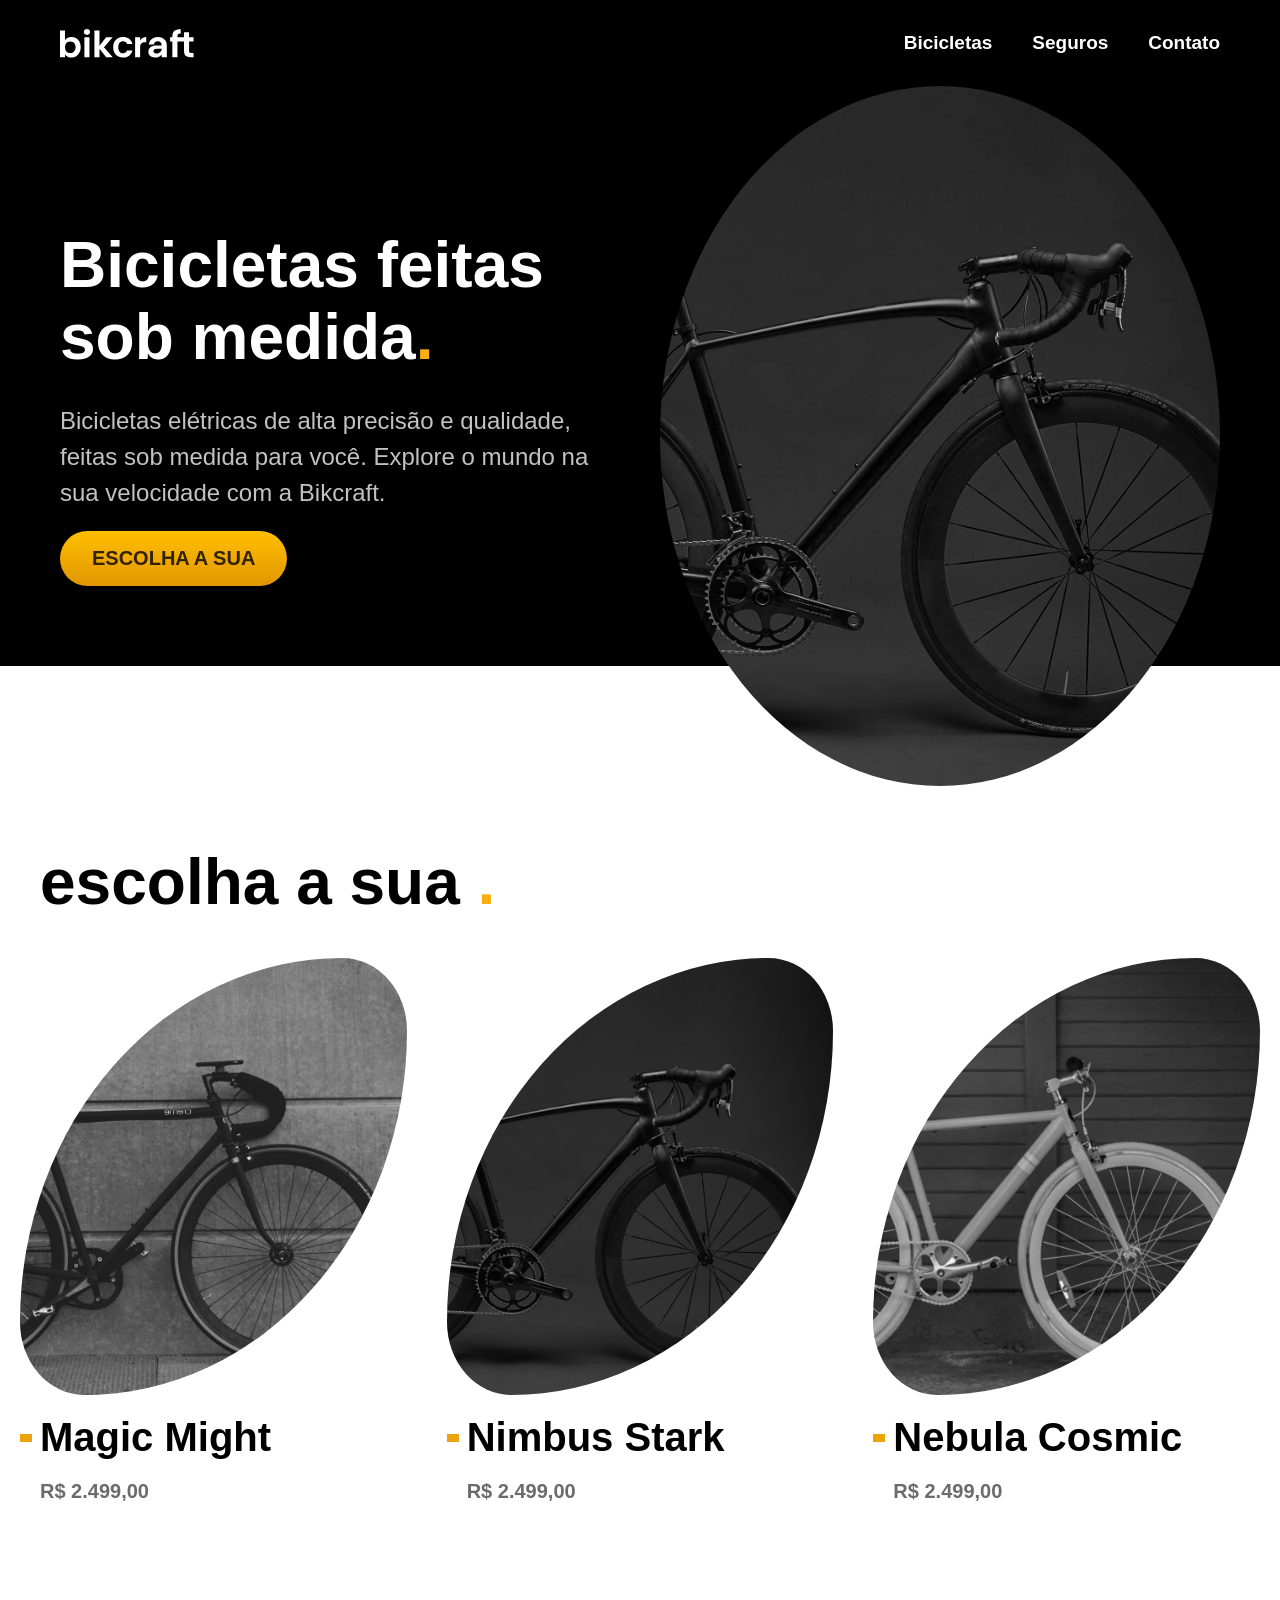
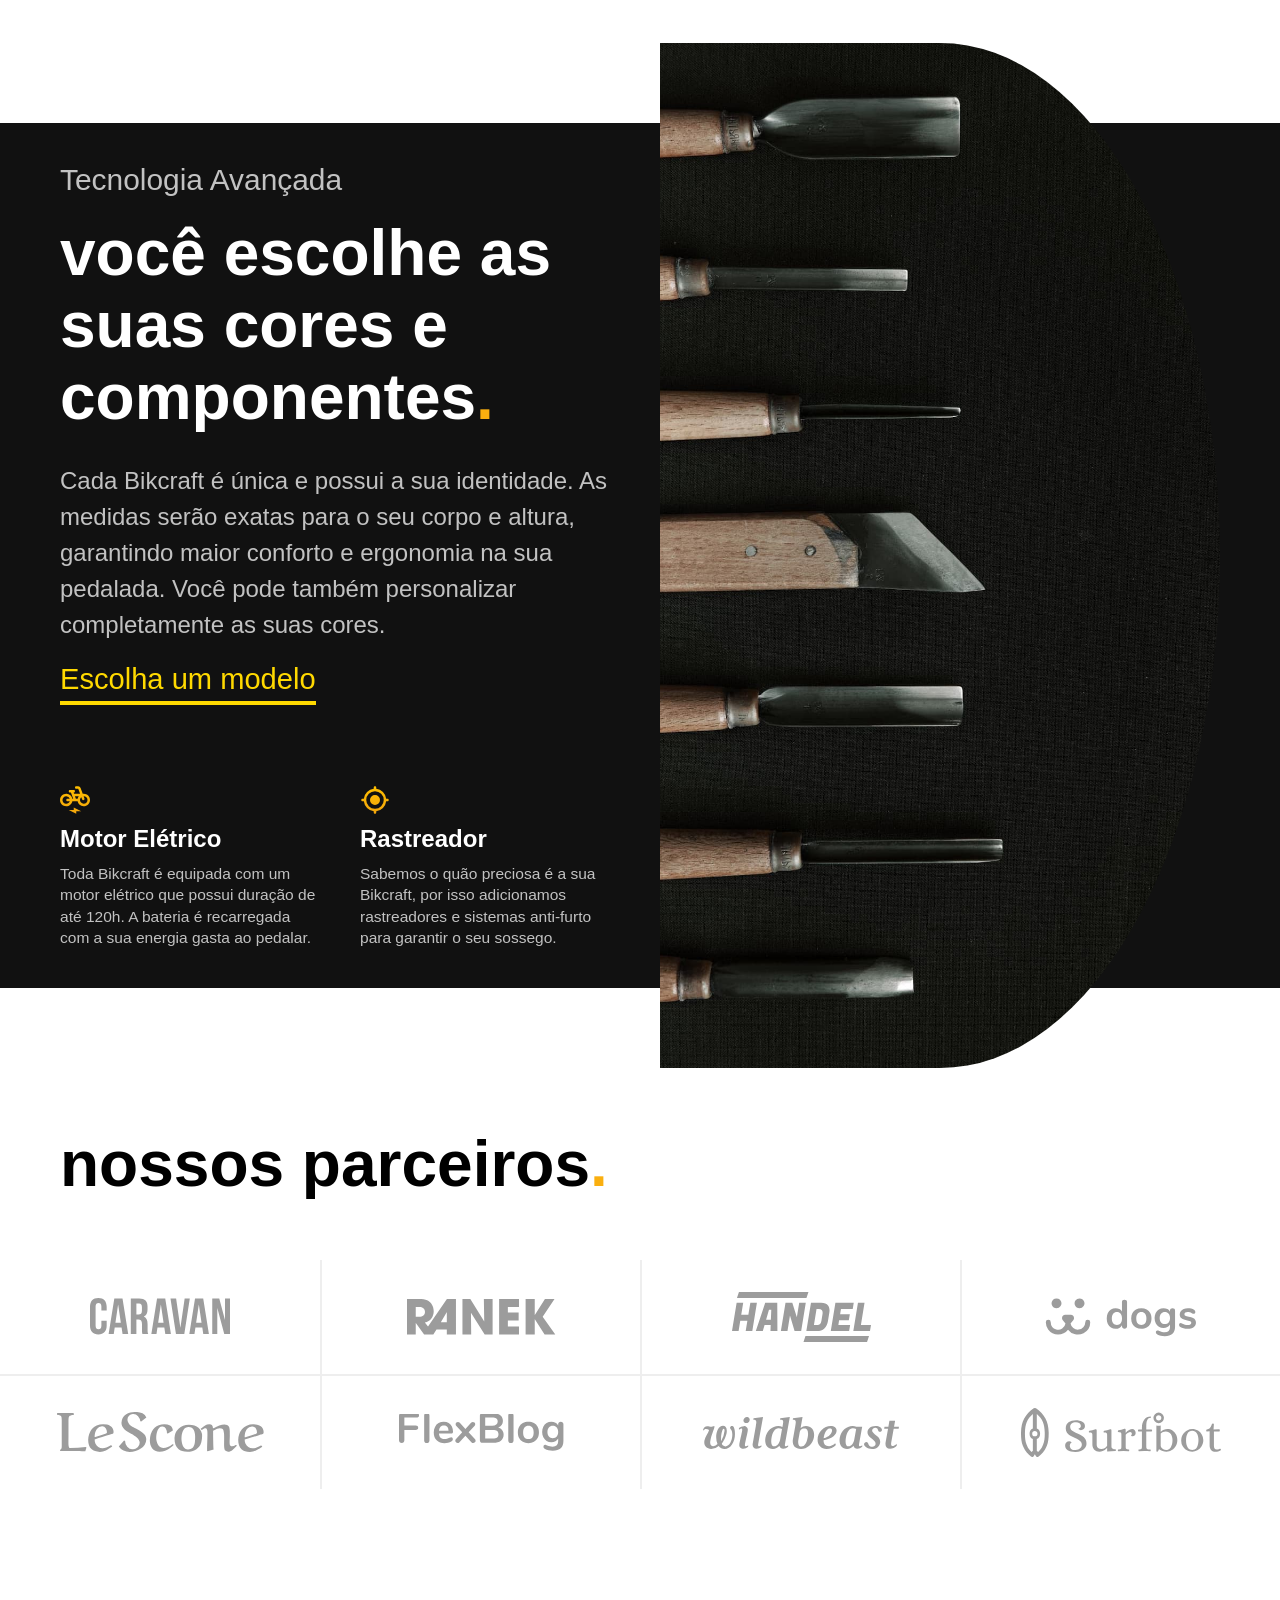
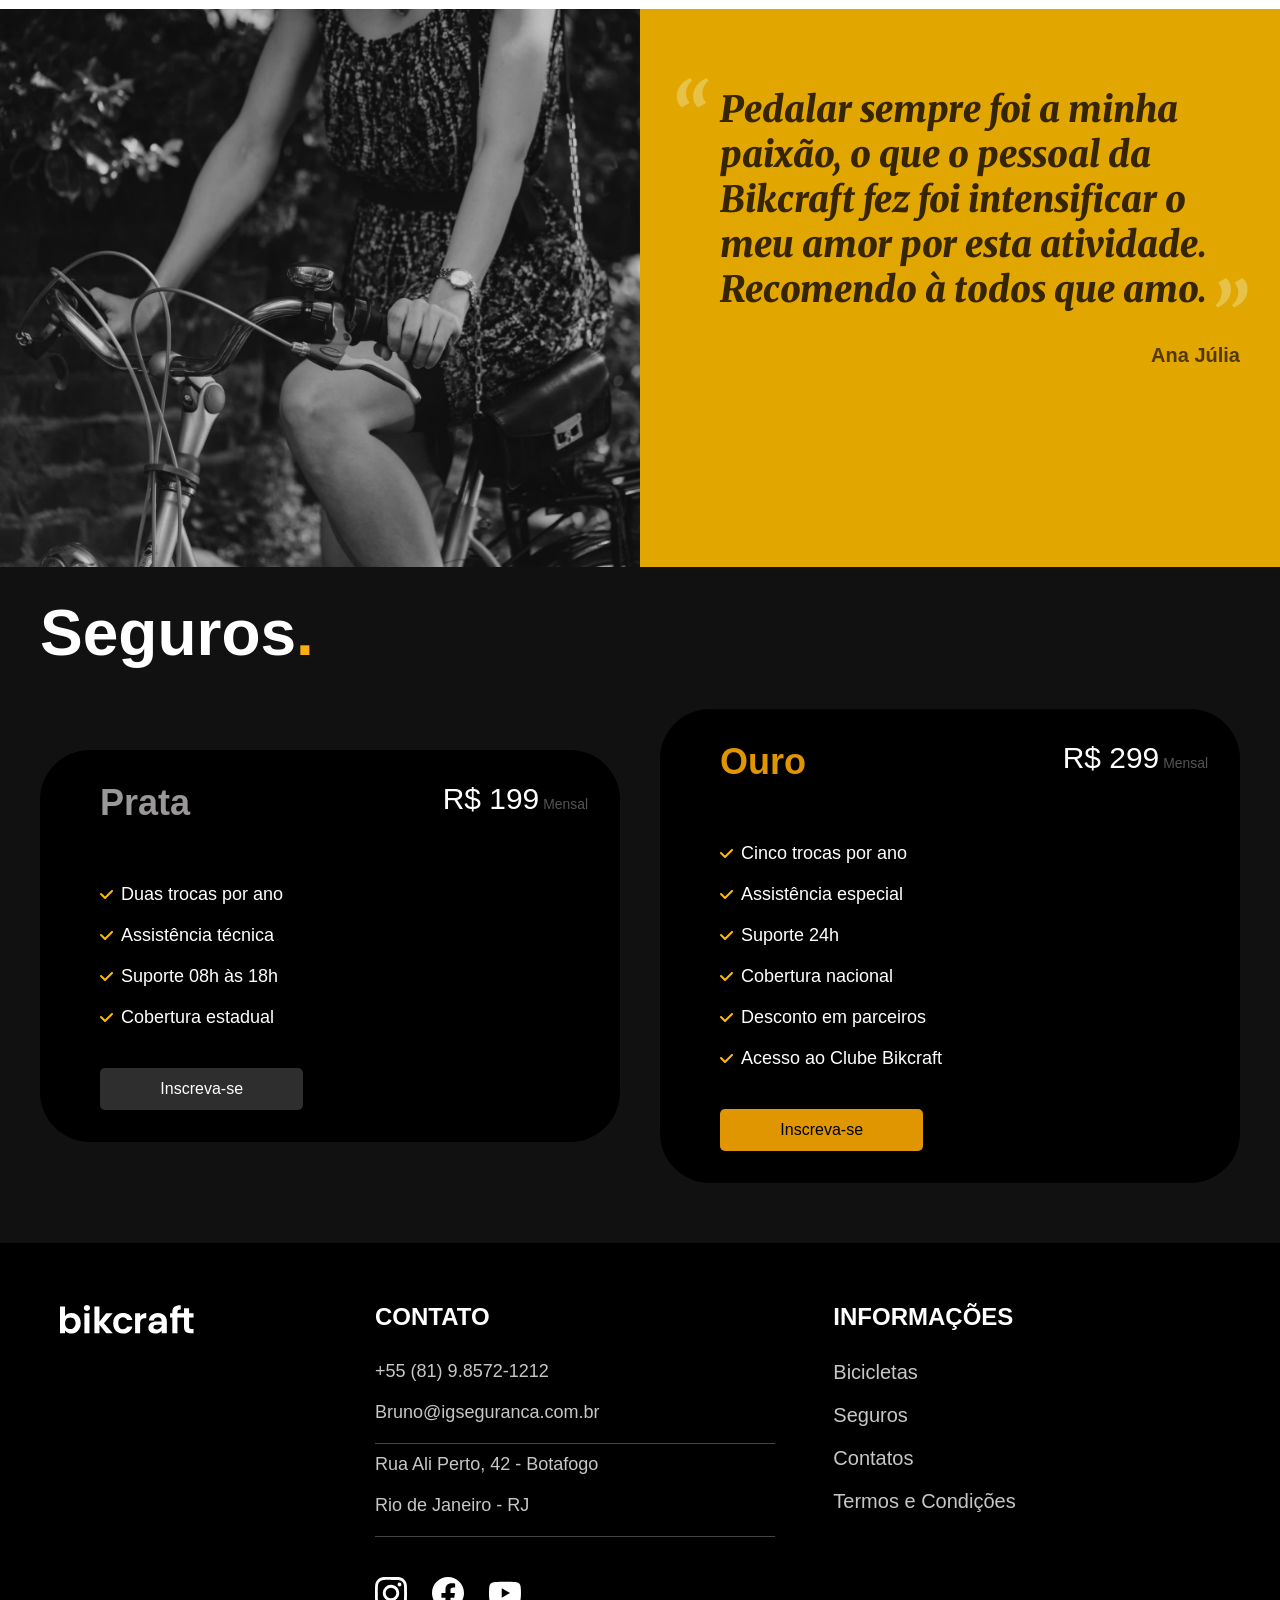
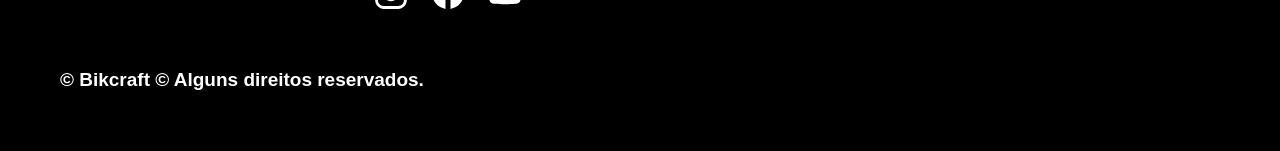
<file: index.html>
<!DOCTYPE html>
<html lang="pt-br">

<head>
  <meta charset="UTF-8">
  <meta name="viewport" content="width=device-width, initial-scale=1.0">
  <title>Bikcraft - Bicicletas Elétricas</title>
  <meta name="description" content="Bicicletas elétricas de alta precisão e qualidade, feitas sob medida para você. Explore o mundo na sua velocidade com a Bikcraft.">
  <link rel="stylesheet" href="./css/style.css">
  <link rel="preconnect" href="https://fonts.googleapis.com">
  <link rel="preconnect" href="https://fonts.gstatic.com" crossorigin>
  <link href="https://fonts.googleapis.com/css2?family=Fira+Sans:wght@400;700&family=Merriweather:ital,opsz,wght@0,18..144,300..900;1,18..144,300..900&display=swap" rel="stylesheet">
</head>

<body>
  <header class="header-bg">
    <div class="header">
      <a href="./">
        <img src="./img/bikcraft.svg" alt="">
      </a>
      <nav aria-label="primaria">
        <ul class="header-menu">
          <li><a href="./bicicletas.html">Bicicletas</a></li>
          <li><a href="./seguros.html">Seguros</a></li>
          <li><a href="./contato.html">Contato</a></li>
        </ul>
      </nav>
  </header>
  <main class="introducao-bg">
    <div class="introducao">
      <div class="bicicletas-introducao">
        <h1 class="texto-grande">Bicicletas feitas sob medida<span class="ponto-amarelo">.</span></h1>
        <p class="texto-medio">Bicicletas elétricas de alta precisão e qualidade, feitas sob medida para você. Explore o mundo na sua velocidade com a Bikcraft.</p>
        <a href="/bicicletas.html" class="btn">Escolha a sua</a>
      </div>
      <div>
        <img src="./img/fotos/introducao.jpg" alt="Bicicleta eletrica preta">
      </div>
    </div>
  </main>
  <article class="bicicletas-lista">
    <h1 class="texto-grande">
      escolha a sua <span class="ponto-amarelo">.</span>
    </h1>
    <ul>
      <li>
        <a href="./magic.html">
          <img src="./img/bicicletas/magic-home.jpg" alt="">
          <h3 class="bicicletas-titulo">Magic Might</h3>
          <span class="bicicletas-preco">R$ 2.499,00</span>
        </a>
      </li>
      <li>
        <a href="./magic.html">
          <img src="./img/bicicletas/nimbus-home.jpg" alt="">
          <h3 class="bicicletas-titulo">Nimbus Stark</h3>
          <span class="bicicletas-preco">R$ 2.499,00</span>
        </a>
      </li>
      <li>
        <a href="./nebula.html">
          <img src="./img/bicicletas/nebula-home.jpg" alt="">
          <h3 class="bicicletas-titulo">Nebula Cosmic</h3>
          <span class="bicicletas-preco">R$ 2.499,00</span>
        </a>
      </li>
    </ul>
  </article>
  <article class="tecnologia-bg">
    <div class="tecnologia-container">
      <div class="tecnologia-conteudo">
        <span class="tecnologia-titulo">Tecnologia Avançada</span>
        <h2 class="texto-grande">você escolhe as
          suas cores e
          componentes<span class="ponto-amarelo">.</span>
        </h2>
        <p class="texto-medio">Cada Bikcraft é única e possui a sua identidade. As medidas serão exatas para o seu corpo e altura, garantindo maior conforto e ergonomia na sua pedalada. Você pode também personalizar completamente as suas cores.</p>
        <a href="./bicicletas.html">Escolha um modelo</a>
        <div class="tecnologia-itens">
          <div class="tecnologia-itens-card">
            <img src="./img/icones/eletrica.svg" alt="">
            <h4>Motor Elétrico</h4>
            <p class="texto-pequeno">Toda Bikcraft é equipada com um motor elétrico que possui duração de até 120h. A bateria é recarregada com a sua energia gasta ao pedalar.</p>
          </div>
          <div class="tecnologia-itens-card">
            <img src="./img/icones/rastreador.svg" alt="">
            <h4>Rastreador</h4>
            <p class="texto-pequeno">Sabemos o quão preciosa é a sua Bikcraft, por isso adicionamos rastreadores e sistemas anti-furto para garantir o seu sossego.</p>
          </div>
        </div>
      </div>
      <img class="tecnologia-img" src="./img/fotos/tecnologia.jpg" alt="">
    </div>
  </article>
  <section class="parceiros" aria-label="Nossos Parceiros">
    <h3 class="texto-grande">nossos parceiros<span class="ponto-amarelo">.</span></h3>
    <ul>
      <li><img src="./img/parceiros/caravan.svg" alt=""></li>
      <li><img src="./img/parceiros/ranek.svg" alt=""></li>
      <li><img src="./img/parceiros/handel.svg" alt=""></li>
      <li><img src="./img/parceiros/dogs.svg" alt=""></li>
      <li><img src="./img/parceiros/lescone.svg" alt=""></li>
      <li><img src="./img/parceiros/flexblog.svg" alt=""></li>
      <li><img src="./img/parceiros/wildbeast.svg" alt=""></li>
      <li><img src="./img/parceiros/surfbot.svg" alt=""></li>
    </ul>
  </section>
  <section class="depoimento-container">
    <div aria-label="Depoimento">
      <img src="./img/fotos/depoimento.jpg" alt="">
    </div>
    <div class="depoimento">
      <blockquote>
        <p>Pedalar sempre foi a minha paixão, o que o pessoal da Bikcraft fez foi intensificar o meu amor por esta atividade. Recomendo à todos que amo.</p>
      </blockquote>
      <span class="nome">Ana Júlia</span>
    </div>
    </div>
  </section>
  <article class="seguros-bg">
    <div class="seguros-container">
      <h2 class="texto-grande">Seguros<span class="ponto-amarelo">.</span></h2>
      <div class="seguros-item">
        <h3 class="prata">Prata</h3>
        <span class="seguros-preco">R$ 199<span class="mensal">Mensal</span></span>
        <ul>
          <li>Duas trocas por ano</li>
          <li>Assistência técnica</li>
          <li>Suporte 08h às 18h</li>
          <li>Cobertura estadual</li>
        </ul>
        <a class="btn-1" href="">Inscreva-se</a>
      </div>
      <div class="seguros-item">
        <h3 class="ouro">Ouro</h3>
        <span class="seguros-preco">R$ 299<span class="mensal">Mensal</span></span>
        <ul>
          <li>Cinco trocas por ano</li>
          <li>Assistência especial</li>
          <li>Suporte 24h</li>
          <li>Cobertura nacional</li>
          <li>Desconto em parceiros</li>
          <li>Acesso ao Clube Bikcraft</li>
        </ul>
        <a class="btn-2" href="">Inscreva-se</a>
      </div>
    </div>
  </article>
  <footer class="footer-bg">
    <div class="footer-container">
      <img src="./img/bikcraft.svg" alt="">
      <div class="contato-container">
        <div>
          <div>
            <h4>Contato</h4>
            <ul class="footer-contato">
              <li>+55 (81) 9.8572-1212</li>
              <li>Bruno@igseguranca.com.br</li>
              <li>Rua Ali Perto, 42 - Botafogo</li>
              <li>Rio de Janeiro - RJ</li>
            </ul>
          </div>
          <div class="footer-redes">
            <img src="./img/redes/instagram.svg" alt="">
            <img src="./img/redes/facebook.svg" alt="">
            <img src="./img/redes/youtube.svg" alt="">
          </div>
        </div>
      </div>
      <div class="informacoes">
        <h6>Informações</h6>
        <ul class="footer-links">
          <li><a href="/">Bicicletas</a></li>
          <li><a href="/">Seguros</a></li>
          <li><a href="/">Contatos</a></li>
          <li><a href="/termos.html">Termos e Condições</a></li>
        </ul>
      </div>
      <h5>&copy; Bikcraft © Alguns direitos reservados.</h5>
    </div>
  </footer>
</body>

</html>
</file>
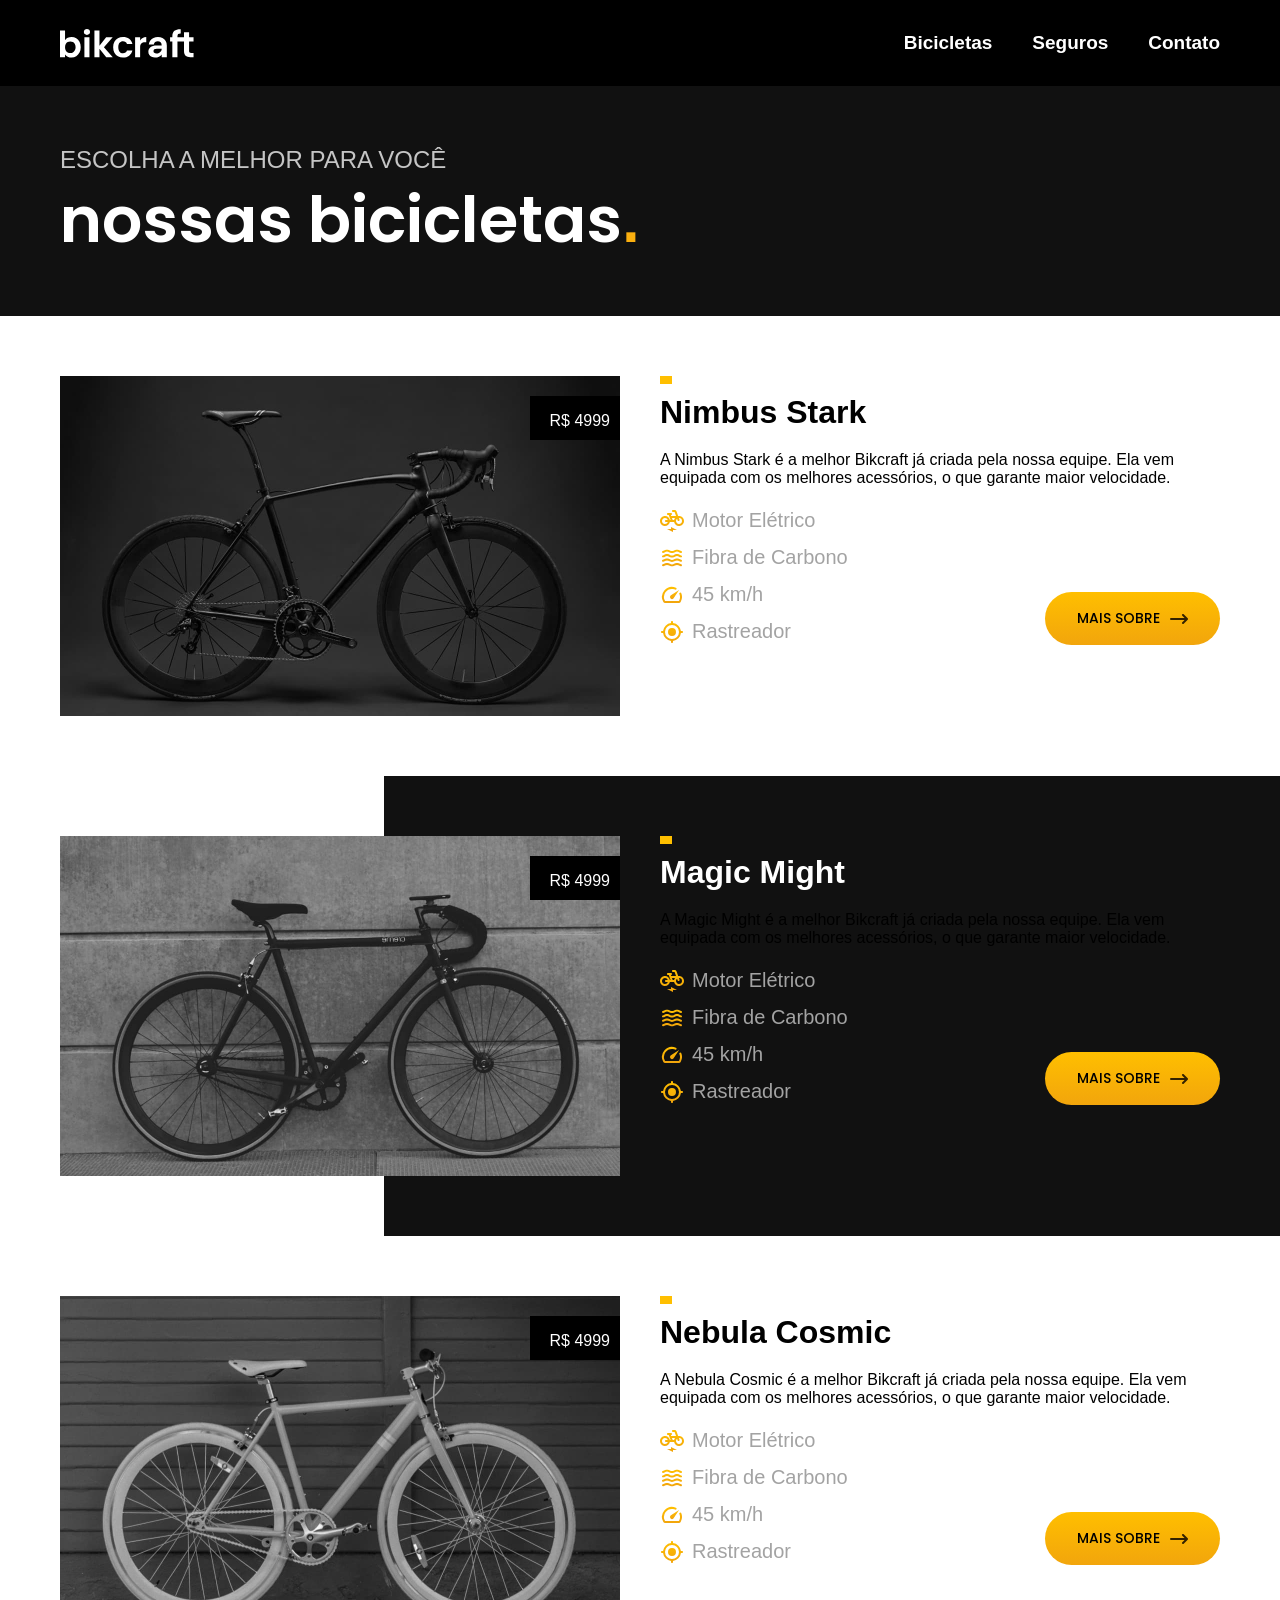
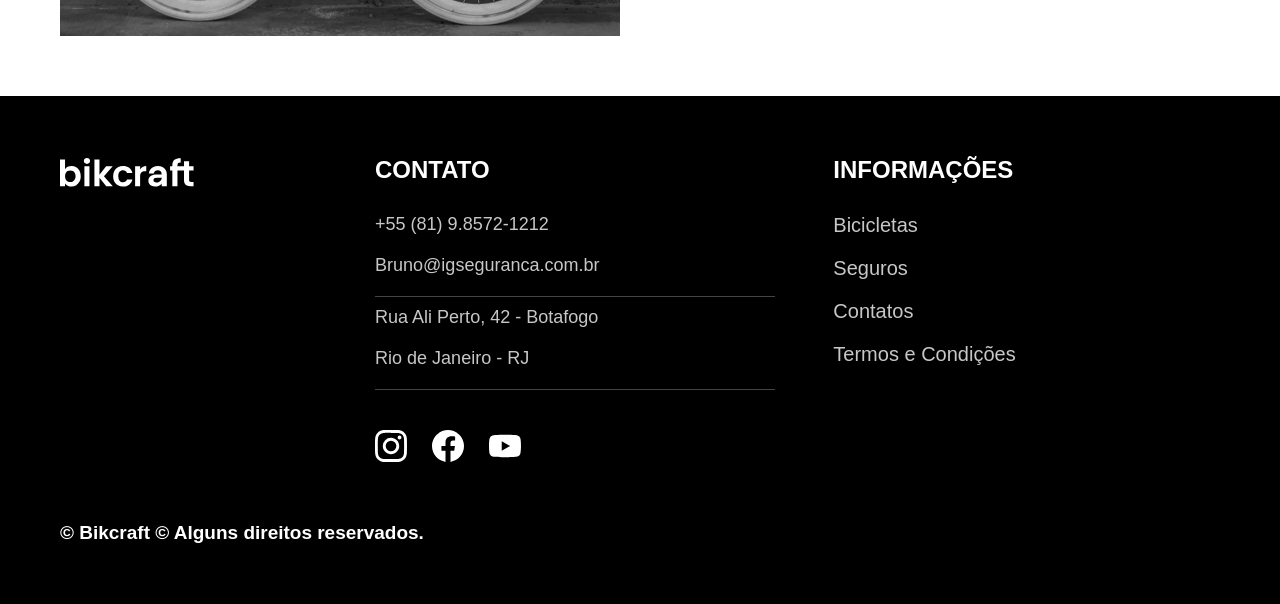
<file: bibicletas.html>
<!DOCTYPE html>
<html lang="pt-br">

<head>
  <meta charset="UTF-8">
  <meta name="viewport" content="width=device-width, initial-scale=1.0">
  <title>Document</title>
  <link rel="preconnect" href="https://fonts.googleapis.com">
  <link rel="preconnect" href="https://fonts.gstatic.com" crossorigin>
  <link href="https://fonts.googleapis.com/css2?family=Fira+Sans:wght@400;700&family=Merriweather:ital,opsz,wght@0,18..144,300..900;1,18..144,300..900&family=Poppins:ital,wght@0,100;0,200;0,300;0,400;0,500;0,600;0,700;0,800;0,900;1,100;1,200;1,300;1,400;1,500;1,600;1,700;1,800;1,900&display=swap" rel="stylesheet">
  <link rel="stylesheet" href="./css/style.css">

</head>

<body>
  <header class="header-bg">
    <div class="header">
      <a href="./">
        <img src="./img/bikcraft.svg" alt="">
      </a>
      <nav aria-label="primaria">
        <ul class="header-menu">
          <li><a href="./bibicletas.html">Bicicletas</a></li>
          <li><a href="./seguros.html">Seguros</a></li>
          <li><a href="./contato.html">Contato</a></li>
        </ul>
      </nav>
  </header>
  <main>
    <div class="termos-bg">
      <div class="termos-titulo">
        <p>Escolha a melhor para você</p>
        <h1 class="texto-grande">nossas bicicletas<span class="ponto-amarelo">.</span></h1>
      </div>
    </div>
    <div class="bicicleta-bloco">
      <div class="bicicletas-conteudo">
        <div class="bicicleta-imagem">
          <img src="./img/bicicletas/nimbus.jpg" alt="Nimbus Stark">
          <span class="branco">R$ 4999</span>
        </div>
        <div class="descriçao">
          <h2>Nimbus Stark</h2>
          <p>A Nimbus Stark é a melhor Bikcraft já criada pela nossa equipe. Ela vem equipada com os melhores acessórios, o que garante maior velocidade.</p>
          <ul>
            <li><img src="./img/icones/eletrica.svg" alt=""><span>Motor Elétrico</span></li>
            <li><img src="./img/icones/carbono.svg" alt=""><span>Fibra de Carbono</span></li>
            <li><img src="./img/icones/velocidade.svg" alt=""><span>45 km/h</span></li>
            <li><img src="./img/icones/rastreador.svg" alt=""><span>Rastreador</span></li>
          </ul>
          <a class="botao-seta" href="">Mais sobre</a>
        </div>
      </div>
    </div>
    <div class="bicicleta-bloco bicicletas-bg">
      <div class="bicicletas-conteudo">
        <div class="bicicleta-imagem">
          <img src="./img/bicicletas/magic.jpg" alt="Magic Might">
          <span class="branco">R$ 4999</span>
        </div>
        <div class="descriçao">
          <h2 class="branco">Magic Might</h2>
          <p>A Magic Might é a melhor Bikcraft já criada pela nossa equipe. Ela vem equipada com os melhores acessórios, o que garante maior velocidade.</p>
          <ul>
            <li><img src="./img/icones/eletrica.svg" alt=""><span>Motor Elétrico</span></li>
            <li><img src="./img/icones/carbono.svg" alt=""><span>Fibra de Carbono</span></li>
            <li><img src="./img/icones/velocidade.svg" alt=""><span>45 km/h</span></li>
            <li><img src="./img/icones/rastreador.svg" alt=""><span>Rastreador</span></li>
          </ul>
          <a class="botao-seta" href="">Mais sobre</a>
        </div>
      </div>
    </div>
    <div class="bicicleta-bloco">
      <div class="bicicletas-conteudo">
        <div class="bicicleta-imagem">
          <img src="./img/bicicletas/nebula.jpg" alt="Nebula Cosmic">
          <span class="branco">R$ 4999</span>
        </div>
        <div class="descriçao">
          <h2>Nebula Cosmic</h2>
          <p>A Nebula Cosmic é a melhor Bikcraft já criada pela nossa equipe. Ela vem equipada com os melhores acessórios, o que garante maior velocidade.</p>
          <ul>
            <li><img src="./img/icones/eletrica.svg" alt=""><span>Motor Elétrico</span></li>
            <li><img src="./img/icones/carbono.svg" alt=""><span>Fibra de Carbono</span></li>
            <li><img src="./img/icones/velocidade.svg" alt=""><span>45 km/h</span></li>
            <li><img src="./img/icones/rastreador.svg" alt=""><span>Rastreador</span></li>
          </ul>
          <a class="botao-seta" href="">Mais sobre</a>
        </div>
      </div>
    </div>
  </main>
  <footer class="footer-bg">
    <div class="footer-container">
      <img src="./img/bikcraft.svg" alt="">
      <div class="contato-container">
        <div>
          <div>
            <h4>Contato</h4>
            <ul class="footer-contato">
              <li>+55 (81) 9.8572-1212</li>
              <li>Bruno@igseguranca.com.br</li>
              <li>Rua Ali Perto, 42 - Botafogo</li>
              <li>Rio de Janeiro - RJ</li>
            </ul>
          </div>
          <div class="footer-redes">
            <img src="./img/redes/instagram.svg" alt="">
            <img src="./img/redes/facebook.svg" alt="">
            <img src="./img/redes/youtube.svg" alt="">
          </div>
        </div>
      </div>
      <div class="informacoes">
        <h6>Informações</h6>
        <ul class="footer-links">
          <li><a href="/">Bicicletas</a></li>
          <li><a href="/">Seguros</a></li>
          <li><a href="/">Contatos</a></li>
          <li><a href="/termos.html">Termos e Condições</a></li>
        </ul>
      </div>
      <h5>&copy; Bikcraft © Alguns direitos reservados.</h5>
    </div>
  </footer>
</body>

</html>
</file>
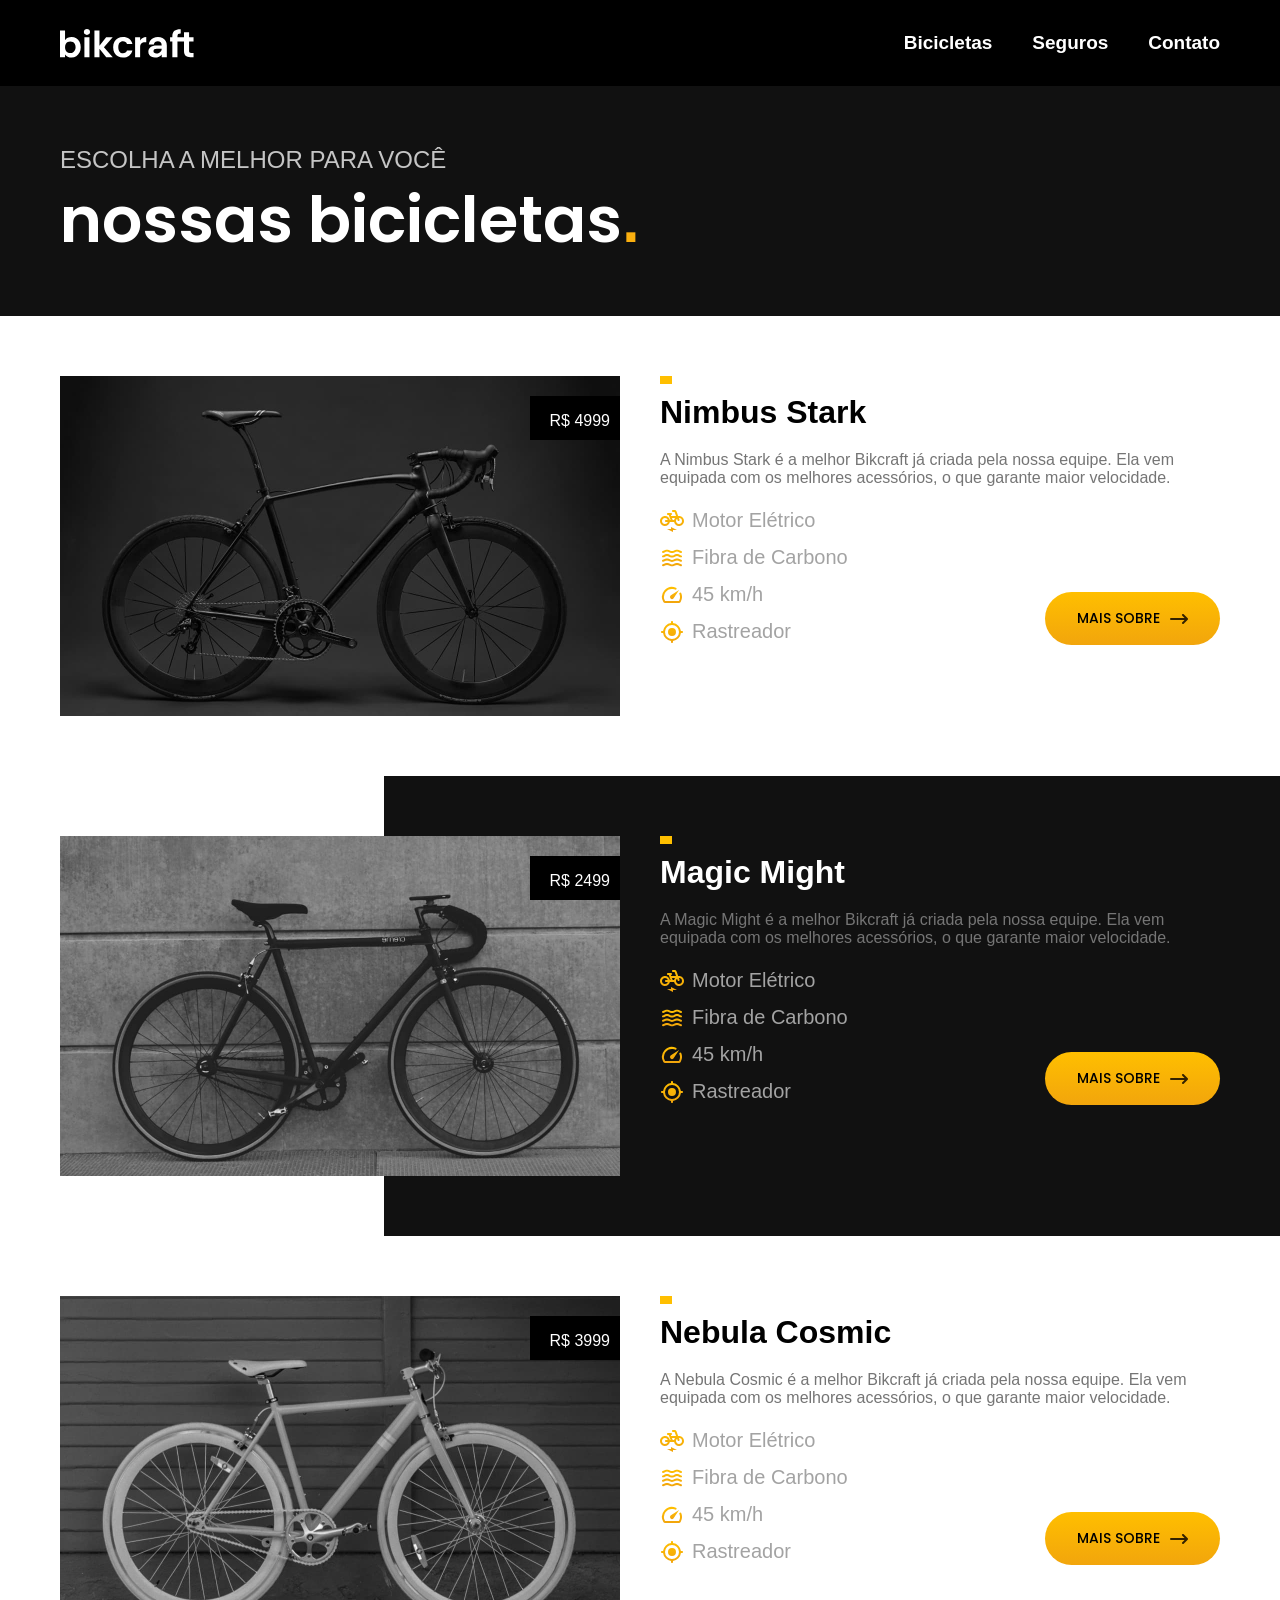
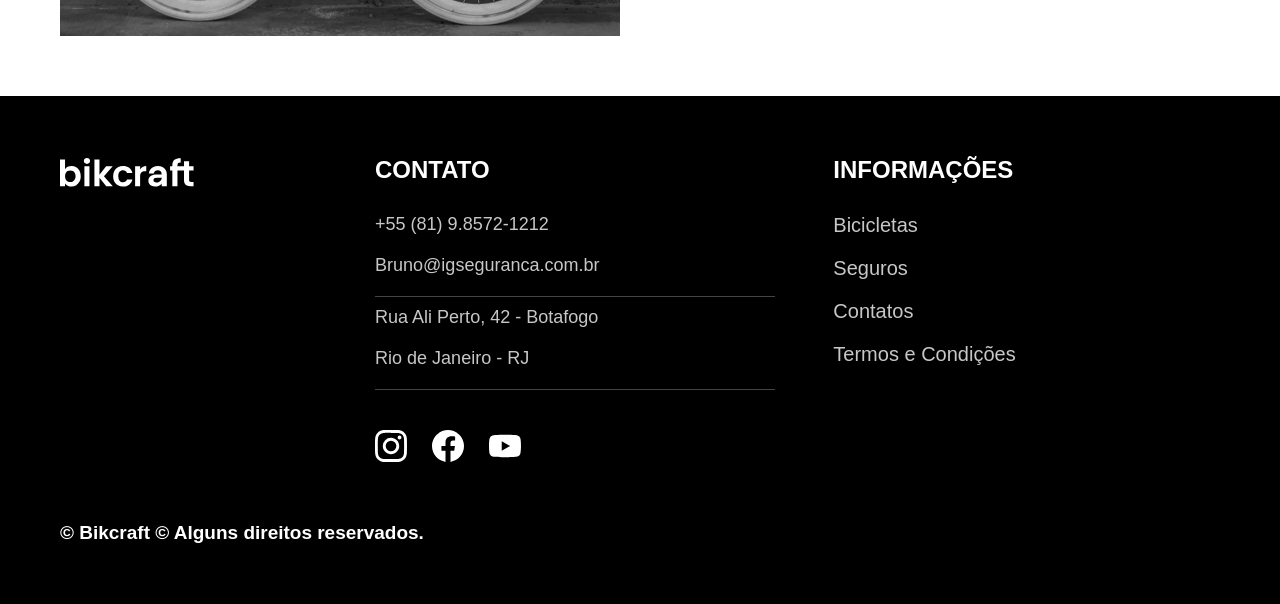
<file: bicicletas.html>
<!DOCTYPE html>
<html lang="pt-br">

<head>
  <meta charset="UTF-8">
  <meta name="viewport" content="width=device-width, initial-scale=1.0">
  <title>Document</title>
  <link rel="preconnect" href="https://fonts.googleapis.com">
  <link rel="preconnect" href="https://fonts.gstatic.com" crossorigin>
  <link href="https://fonts.googleapis.com/css2?family=Fira+Sans:wght@400;700&family=Merriweather:ital,opsz,wght@0,18..144,300..900;1,18..144,300..900&family=Poppins:ital,wght@0,100;0,200;0,300;0,400;0,500;0,600;0,700;0,800;0,900;1,100;1,200;1,300;1,400;1,500;1,600;1,700;1,800;1,900&display=swap" rel="stylesheet">
  <link rel="stylesheet" href="./css/style.css">

</head>

<body>
  <header class="header-bg">
    <div class="header">
      <a href="./">
        <img src="./img/bikcraft.svg" alt="">
      </a>
      <nav aria-label="primaria">
        <ul class="header-menu">
          <li><a href="./bibicletas.html">Bicicletas</a></li>
          <li><a href="./seguros.html">Seguros</a></li>
          <li><a href="./contato.html">Contato</a></li>
        </ul>
      </nav>
  </header>
  <main>
    <div class="termos-bg">
      <div class="termos-titulo">
        <p>Escolha a melhor para você</p>
        <h1 class="texto-grande">nossas bicicletas<span class="ponto-amarelo">.</span></h1>
      </div>
    </div>
    <div>
      <div class="bicicletas-conteudo">
        <div class="bicicleta-imagem">
          <img src="./img/bicicletas/nimbus.jpg" alt="Nimbus Stark">
          <span>R$ 4999</span>
        </div>
        <div class="descriçao">
          <h2>Nimbus Stark</h2>
          <p class="cinza">A Nimbus Stark é a melhor Bikcraft já criada pela nossa equipe. Ela vem equipada com os melhores acessórios, o que garante maior velocidade.</p>
          <ul>
            <li><img src="./img/icones/eletrica.svg" alt=""><span>Motor Elétrico</span></li>
            <li><img src="./img/icones/carbono.svg" alt=""><span>Fibra de Carbono</span></li>
            <li><img src="./img/icones/velocidade.svg" alt=""><span>45 km/h</span></li>
            <li><img src="./img/icones/rastreador.svg" alt=""><span>Rastreador</span></li>
          </ul>
          <a class="botao-seta" href="./magic.html">Mais sobre</a>
        </div>
      </div>
    </div>
    <div class="bicicletas-bg">
      <div class="bicicletas-conteudo">
        <div class="bicicleta-imagem">
          <img src="./img/bicicletas/magic.jpg" alt="Magic Might">
          <span>R$ 2499</span>
        </div>
        <div class="descriçao">
          <h2 class="branco">Magic Might</h2>
          <p class="cinza">A Magic Might é a melhor Bikcraft já criada pela nossa equipe. Ela vem equipada com os melhores acessórios, o que garante maior velocidade.</p>
          <ul>
            <li><img src="./img/icones/eletrica.svg" alt=""><span>Motor Elétrico</span></li>
            <li><img src="./img/icones/carbono.svg" alt=""><span>Fibra de Carbono</span></li>
            <li><img src="./img/icones/velocidade.svg" alt=""><span>45 km/h</span></li>
            <li><img src="./img/icones/rastreador.svg" alt=""><span>Rastreador</span></li>
          </ul>
          <a class="botao-seta" href="./magic.html">Mais sobre</a>
        </div>
      </div>
    </div>
    <div>
      <div class="bicicletas-conteudo">
        <div class="bicicleta-imagem">
          <img src="./img/bicicletas/nebula.jpg" alt="Nebula Cosmic">
          <span>R$ 3999</span>
        </div>
        <div class="descriçao">
          <h2>Nebula Cosmic</h2>
          <p class="cinza">A Nebula Cosmic é a melhor Bikcraft já criada pela nossa equipe. Ela vem equipada com os melhores acessórios, o que garante maior velocidade.</p>
          <ul>
            <li><img src="./img/icones/eletrica.svg" alt=""><span>Motor Elétrico</span></li>
            <li><img src="./img/icones/carbono.svg" alt=""><span>Fibra de Carbono</span></li>
            <li><img src="./img/icones/velocidade.svg" alt=""><span>45 km/h</span></li>
            <li><img src="./img/icones/rastreador.svg" alt=""><span>Rastreador</span></li>
          </ul>
          <a class="botao-seta" href="./nebula.html">Mais sobre</a>
        </div>
      </div>
    </div>
  </main>
  <footer class="footer-bg">
    <div class="footer-container">
      <img src="./img/bikcraft.svg" alt="">
      <div class="contato-container">
        <div>
          <div>
            <h4>Contato</h4>
            <ul class="footer-contato">
              <li>+55 (81) 9.8572-1212</li>
              <li>Bruno@igseguranca.com.br</li>
              <li>Rua Ali Perto, 42 - Botafogo</li>
              <li>Rio de Janeiro - RJ</li>
            </ul>
          </div>
          <div class="footer-redes">
            <img src="./img/redes/instagram.svg" alt="">
            <img src="./img/redes/facebook.svg" alt="">
            <img src="./img/redes/youtube.svg" alt="">
          </div>
        </div>
      </div>
      <div class="informacoes">
        <h6>Informações</h6>
        <ul class="footer-links">
          <li><a href="/">Bicicletas</a></li>
          <li><a href="/">Seguros</a></li>
          <li><a href="/">Contatos</a></li>
          <li><a href="/termos.html">Termos e Condições</a></li>
        </ul>
      </div>
      <h5>&copy; Bikcraft © Alguns direitos reservados.</h5>
    </div>
  </footer>
</body>

</html>
</file>
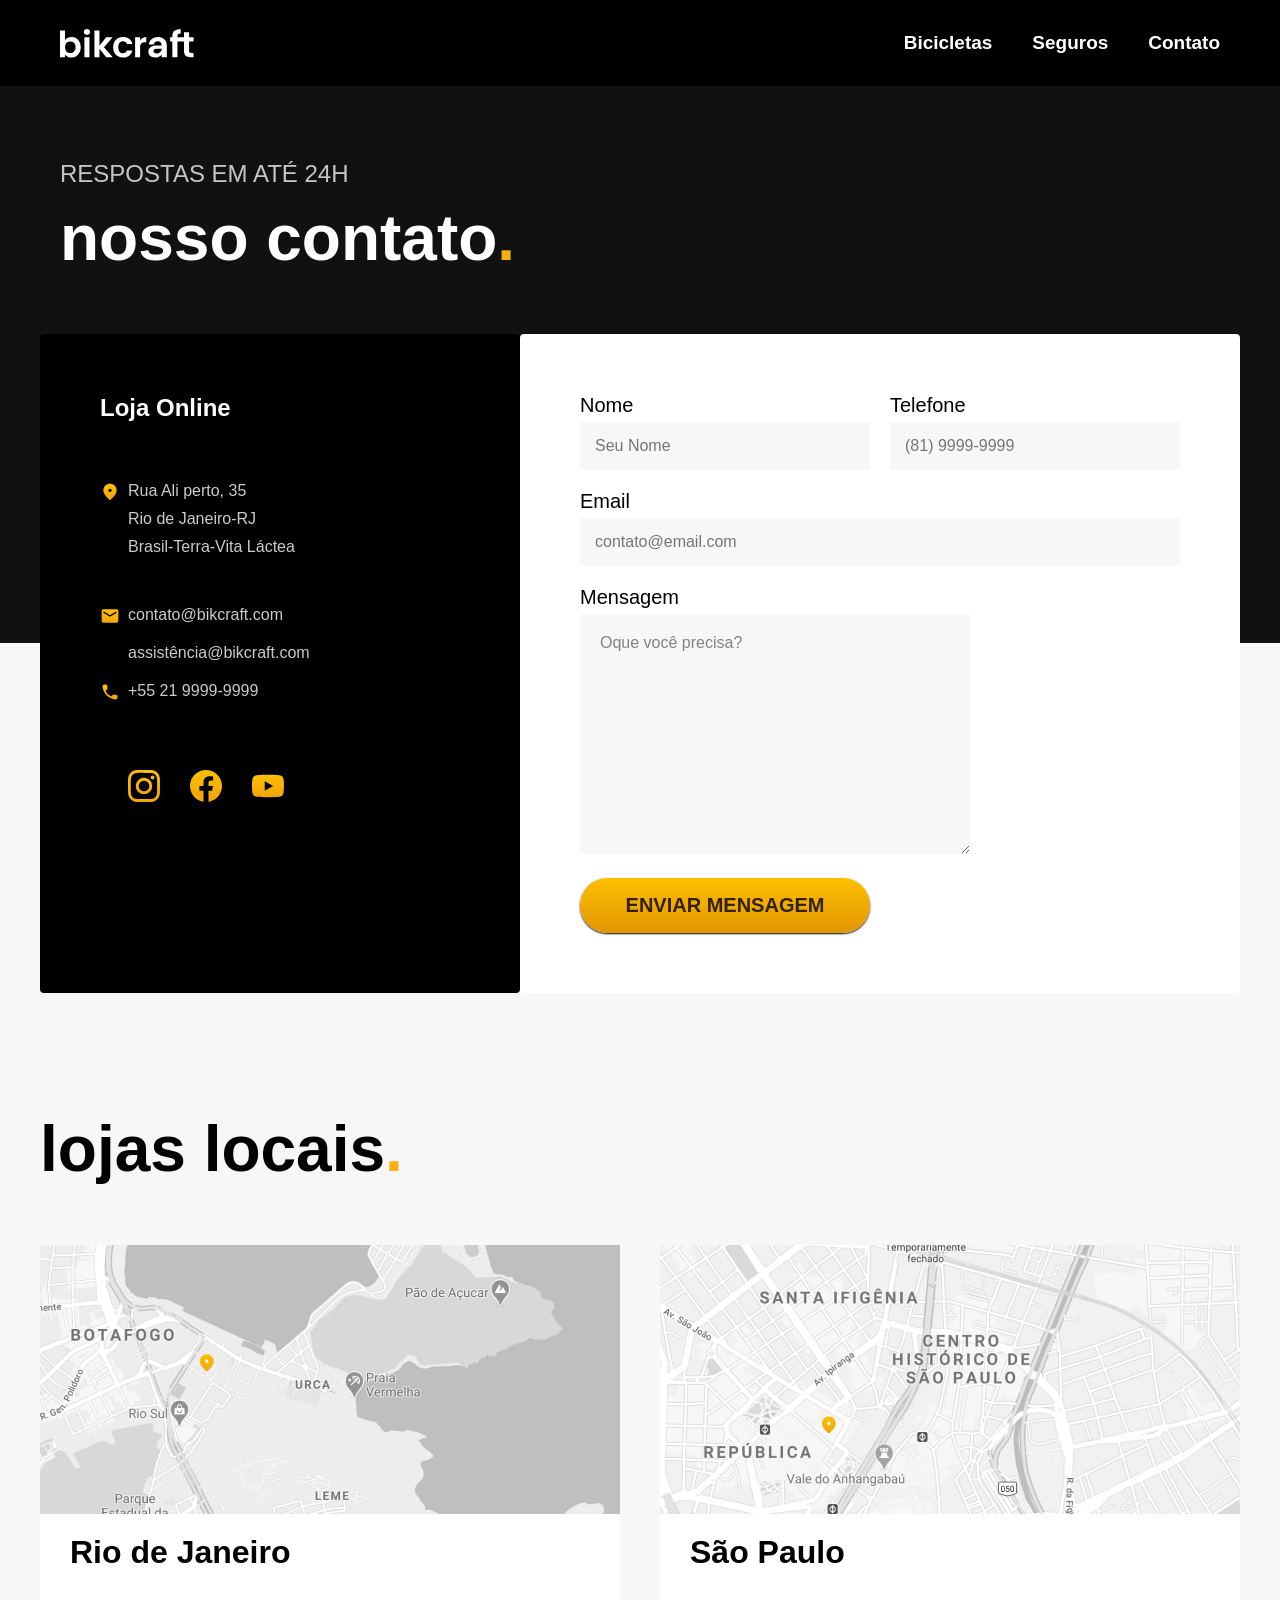
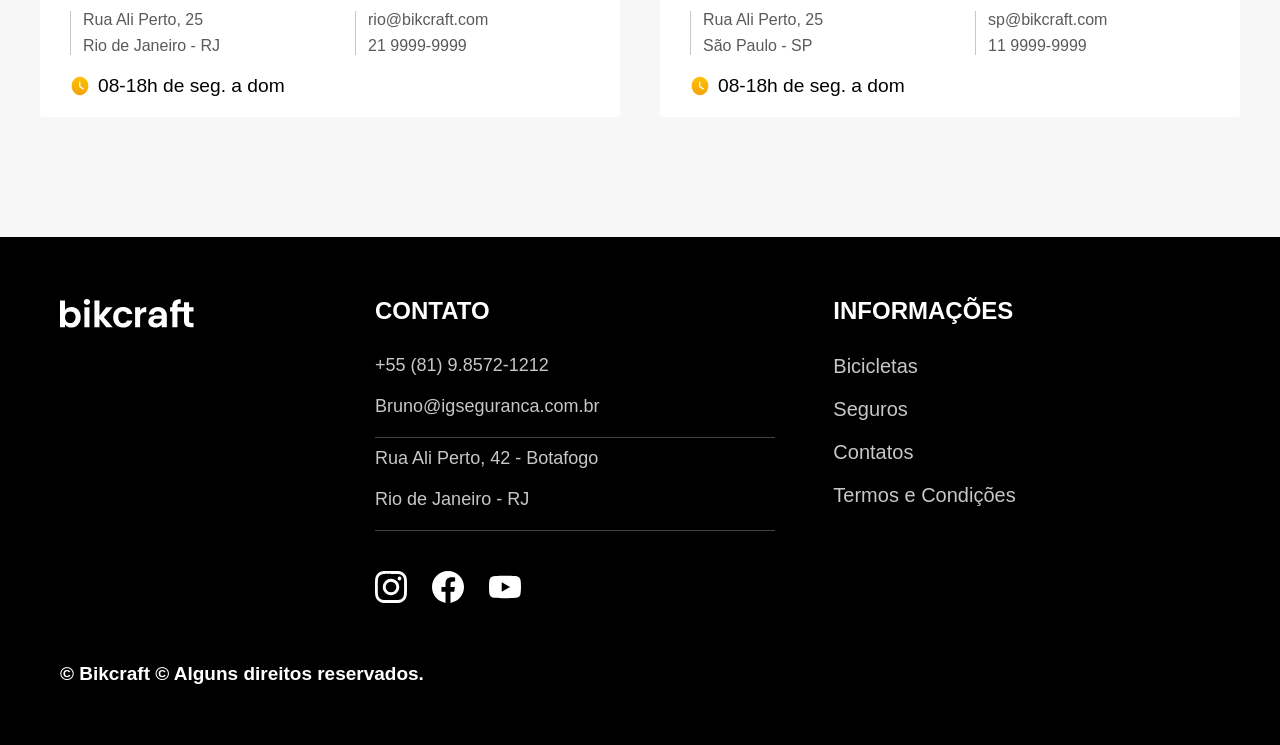
<file: contato.html>
<!DOCTYPE html>
<html lang="en">

<head>
  <meta charset="UTF-8">
  <meta name="viewport" content="width=device-width, initial-scale=1.0">
  <title>Document</title>
  <link rel="stylesheet" href="./css/style.css">
</head>

<body>
  <header class="header-bg">
    <div class="header">
      <a href="./">
        <img src="./img/bikcraft.svg" alt="">
      </a>
      <nav aria-label="primaria">
        <ul class="header-menu">
          <li><a href="./bicicletas.html">Bicicletas</a></li>
          <li><a href="./seguros.html">Seguros</a></li>
          <li><a href="./contato.html">Contato</a></li>
        </ul>
      </nav>
  </header>
  <main>
    <section class="contato-bg">
      <div class="termos-titulo">
        <p class="texto-medio">Respostas em até 24h</p>
        <h1 class="texto-grande">nosso contato<span class="ponto-amarelo">.</span></h1>
      </div>
      <div class="contato-container">
        <div class="endereço">
          <h2>Loja Online</h2>
          <p class="local-icon">Rua Ali perto, 35</p>
          <p>Rio de Janeiro-RJ</p>
          <p>Brasil-Terra-Vita Láctea</p>
          <div class="contato-meio">
            <a class="email-icon" href="/">contato@bikcraft.com</a>
            <a href="/">assistência@bikcraft.com</a>
            <a class="telefone-icon" href="/">+55 21 9999-9999</a>
          </div>
          <div class="redes">
            <img src="./img/redes/instagram-p.svg" alt="">
            <img src="./img/redes/facebook-p.svg" alt="">
            <img src="./img/redes/youtube-p.svg" alt="">
          </div>
        </div>
        <form" action="/">
          <div class="formulario-container">
            <div class="contato-nome">
              <label for="nome">Nome</label>
              <input type="text" name="Nome" id="nome" placeholder="Seu Nome">
            </div>
            <div class="contato-telefone">
              <label for="telefone">Telefone</label>
              <input type="number" name="telefone" id="telefone" placeholder="(81) 9999-9999">
            </div>
            <div class="contato-email">
              <label for=" email">Email</label>
              <input type="text" name="email" id="email" placeholder="contato@email.com">
            </div>
            <div class="contato-mensagem">
              <label for="Mensagem">Mensagem</label>
              <textarea name="mensagem" id="mensagem">Oque você precisa?</textarea>
            </div>
            <button class="btn">Enviar Mensagem</button>
          </div>
          </form>
      </div>
    </section>
    <article class="locais-bg">
      <div class="locais-container">
        <h3 class="texto-grande">lojas locais<span class="ponto-amarelo">.</span></h3>
        <div>
          <img src="./img/lojas/rj.jpg" alt="">
          <div class="locais-item">
            <h4>Rio de Janeiro</h4>
            <div class="locais-rua">
              <p>Rua Ali Perto, 25</p>
              <p>Rio de Janeiro - RJ</p>
            </div>
            <div class="locais-link">
              <a href="/">rio@bikcraft.com</a>
              <a href="/">21 9999-9999</a>
            </div>
            <span><img src="./img/icones/horario.svg" alt="">08-18h de seg. a dom</span>
          </div>
        </div>

        <div>
          <img src="./img/lojas/sp.jpg" alt="">
          <div class="locais-item">
            <h4>São Paulo</h4>
            <div class="locais-rua">
              <p>Rua Ali Perto, 25</p>
              <p>São Paulo - SP</p>
            </div>
            <div class="locais-link">
              <a href="/">sp@bikcraft.com</a>
              <a href="/">11 9999-9999</a>
            </div>

            <span><img src="./img/icones/horario.svg" alt="">08-18h de seg. a dom</span>
          </div>
        </div>
      </div>
    </article>
    <footer class="footer-bg">
      <div class="footer-container">
        <img src="./img/bikcraft.svg" alt="">
        <div class="contato-container">
          <div>
            <div>
              <h4>Contato</h4>
              <ul class="footer-contato">
                <li>+55 (81) 9.8572-1212</li>
                <li>Bruno@igseguranca.com.br</li>
                <li>Rua Ali Perto, 42 - Botafogo</li>
                <li>Rio de Janeiro - RJ</li>
              </ul>
            </div>
            <div class="footer-redes">
              <img src="./img/redes/instagram.svg" alt="">
              <img src="./img/redes/facebook.svg" alt="">
              <img src="./img/redes/youtube.svg" alt="">
            </div>
          </div>
        </div>
        <div class="informacoes">
          <h6>Informações</h6>
          <ul class="footer-links">
            <li><a href="/">Bicicletas</a></li>
            <li><a href="/">Seguros</a></li>
            <li><a href="/">Contatos</a></li>
            <li><a href="/termos.html">Termos e Condições</a></li>
          </ul>
        </div>
        <h5>&copy; Bikcraft © Alguns direitos reservados.</h5>
      </div>
    </footer>
</body>

</html>
</file>
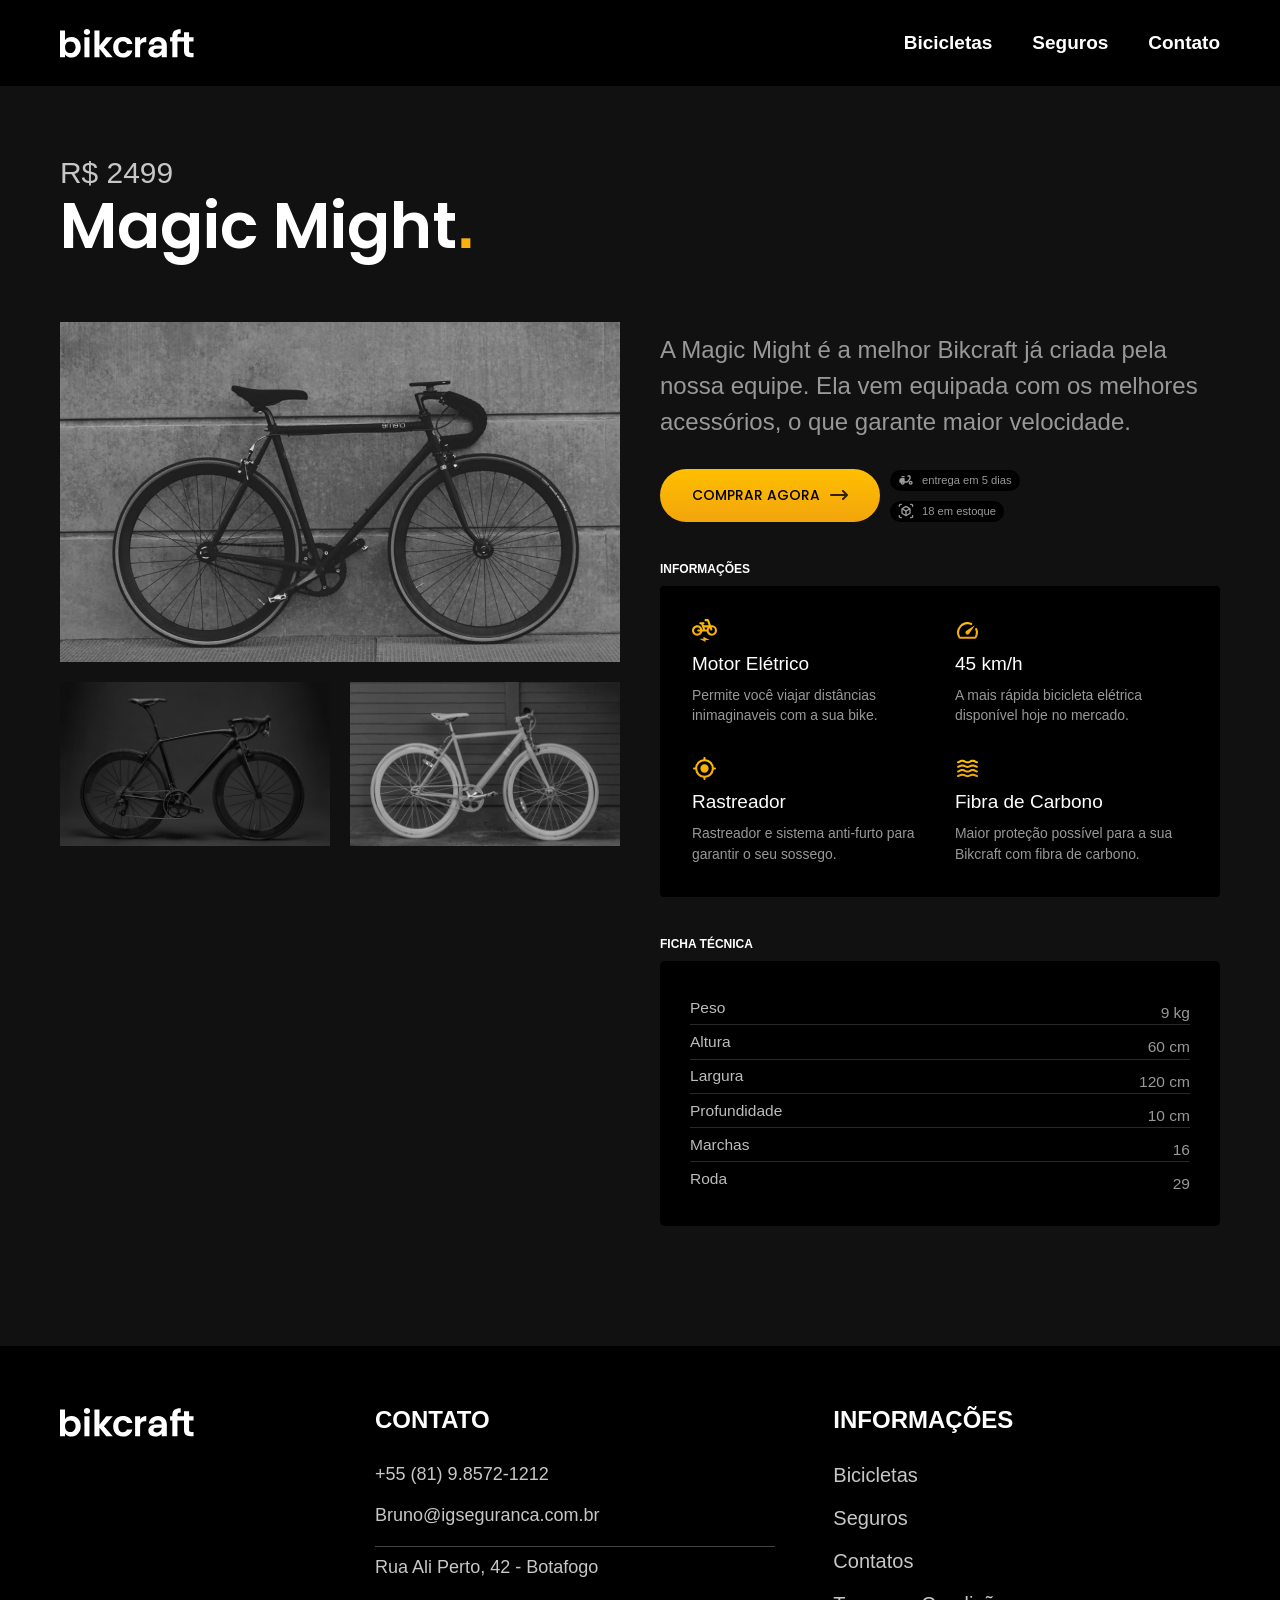
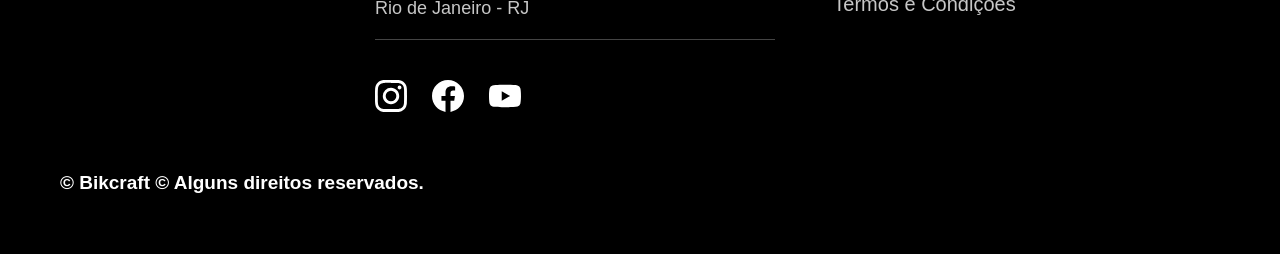
<file: magic.html>
<!DOCTYPE html>
<html lang="pt-br">

<head>
  <meta charset="UTF-8">
  <meta name="viewport" content="width=device-width, initial-scale=1.0">
  <title>Document</title>
  <link rel="preconnect" href="https://fonts.googleapis.com">
  <link rel="preconnect" href="https://fonts.gstatic.com" crossorigin>
  <link href="https://fonts.googleapis.com/css2?family=Fira+Sans:wght@400;700&family=Merriweather:ital,opsz,wght@0,18..144,300..900;1,18..144,300..900&family=Poppins:ital,wght@0,100;0,200;0,300;0,400;0,500;0,600;0,700;0,800;0,900;1,100;1,200;1,300;1,400;1,500;1,600;1,700;1,800;1,900&display=swap" rel="stylesheet">
  <link rel="stylesheet" href="./css/style.css">

</head>

<body>
  <header class="header-bg">
    <div class="header">
      <a href="./">
        <img src="./img/bikcraft.svg" alt="">
      </a>
      <nav aria-label="primaria">
        <ul class="header-menu">
          <li><a href="./bibicletas.html">Bicicletas</a></li>
          <li><a href="./seguros.html">Seguros</a></li>
          <li><a href="./contato.html">Contato</a></li>
        </ul>
      </nav>
  </header>
  <main class="bg">
    <div class="nimbus-container">
      <div class="nimbus-titulo">
        <p>R$ 2499</p>
        <h1>Magic Might<span class="ponto-amarelo">.</span></h1>
      </div>
      <div class="bicicleta-nimbus">
        <div class="nimbus-conteudo">
          <div class="nimbus-imagem">
            <img class="nimbus" src="./img/bicicletas/magic.jpg" alt="">
            <img src="./img/bicicletas/nimbus.jpg" alt="">
            <img src=" ./img/bicicletas/nebula.jpg" alt="">
          </div>
          <div class="descricao-nimbus">
            <p>A Magic Might é a melhor Bikcraft já criada pela nossa equipe. Ela vem equipada com os melhores acessórios, o que garante maior velocidade.</p>
            <div class="descricao-entrega">
              <a class="botao-seta" href="">Comprar agora</a>
              <div>
                <p><img src="./img/icones/entrega.svg" alt="">entrega em 5 dias
                </p>
                <p><img src="./img/icones/estoque.svg" alt="">18 em estoque
                </p>
              </div>
            </div>
            <h2>Informações</h2>
            <div class="bicicleta-lista">
              <ul>
                <li><img src="./img/icones/eletrica.svg" alt=""><span>Motor Elétrico</span>
                  <p>Permite você viajar distâncias inimaginaveis com a sua bike.</p>
                </li>
                <li><img src="./img/icones/velocidade.svg" alt=""><span>45 km/h</span>
                  <p>A mais rápida bicicleta elétrica disponível hoje no mercado.</p>
                </li>
                <li><img src="./img/icones/rastreador.svg" alt=""><span>Rastreador</span>
                  <p>Rastreador e sistema anti-furto para garantir o seu sossego.</p>
                </li>
                <li><img src="./img/icones/carbono.svg" alt=""><span>Fibra de Carbono</span>
                  <p>Maior proteção possível para a sua Bikcraft com fibra de carbono.</p>
                </li>
              </ul>
            </div>
            <h2>Ficha Técnica</h2>
            <div class="bicicleta-lista2">
              <ul>
                <li><span>Peso</span>
                  <p>9 kg</p>
                </li>
                <li><span>Altura</span>
                  <p>60 cm</p>
                </li>
                <li><span>Largura</span>
                  <p>120 cm</p>
                </li>
                <li><span>Profundidade</span>
                  <p>10 cm</p>
                </li>
                <li><span>Marchas</span>
                  <p>16</p>
                </li>
                <li> <span>Roda</span>
                  <p>29</p>
                </li>
              </ul>
            </div>
          </div>
        </div>
      </div>
    </div>
  </main>
  <footer class="footer-bg">
    <div class="footer-container">
      <img src="./img/bikcraft.svg" alt="">
      <div class="contato-container">
        <div>
          <div>
            <h4>Contato</h4>
            <ul class="footer-contato">
              <li>+55 (81) 9.8572-1212</li>
              <li>Bruno@igseguranca.com.br</li>
              <li>Rua Ali Perto, 42 - Botafogo</li>
              <li>Rio de Janeiro - RJ</li>
            </ul>
          </div>
          <div class="footer-redes">
            <img src="./img/redes/instagram.svg" alt="">
            <img src="./img/redes/facebook.svg" alt="">
            <img src="./img/redes/youtube.svg" alt="">
          </div>
        </div>
      </div>
      <div class="informacoes">
        <h6>Informações</h6>
        <ul class="footer-links">
          <li><a href="/">Bicicletas</a></li>
          <li><a href="/">Seguros</a></li>
          <li><a href="/">Contatos</a></li>
          <li><a href="/termos.html">Termos e Condições</a></li>
        </ul>
      </div>
      <h5>&copy; Bikcraft © Alguns direitos reservados.</h5>
    </div>
  </footer>
</body>

</html>
</file>
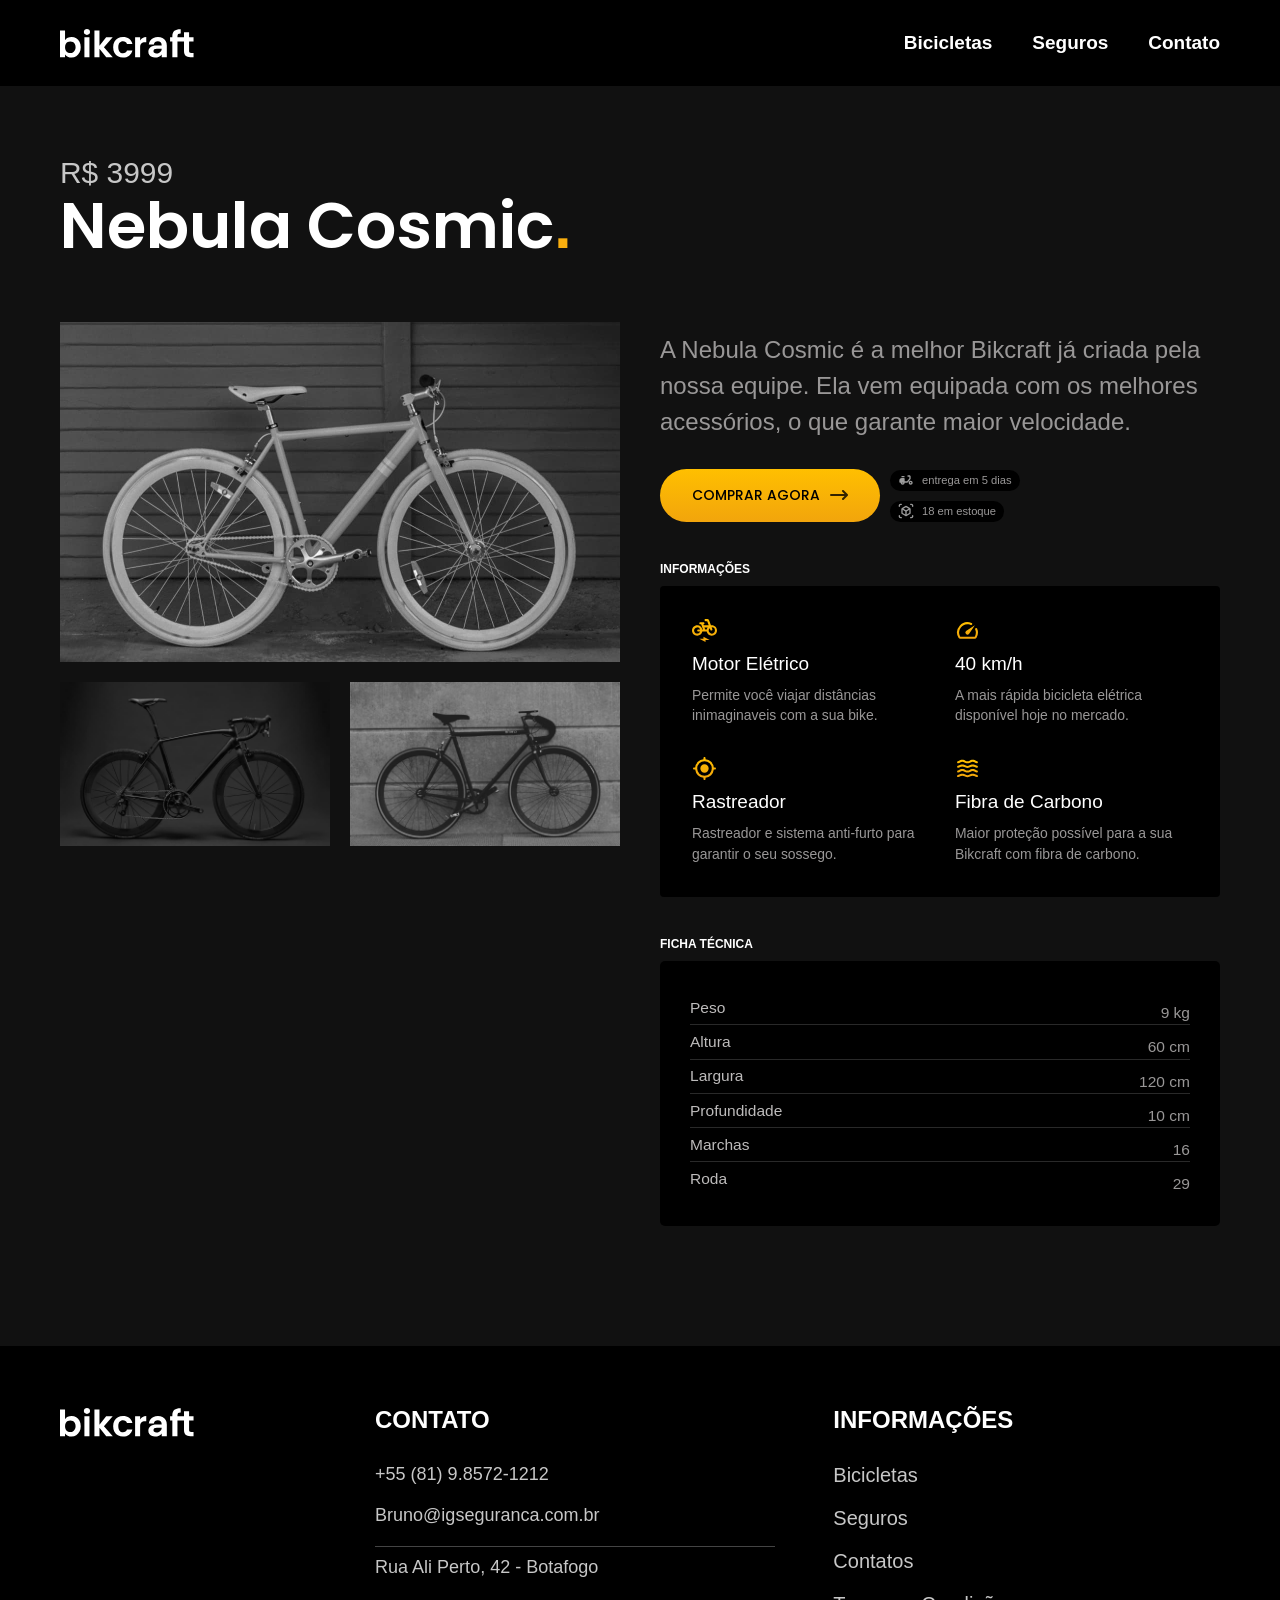
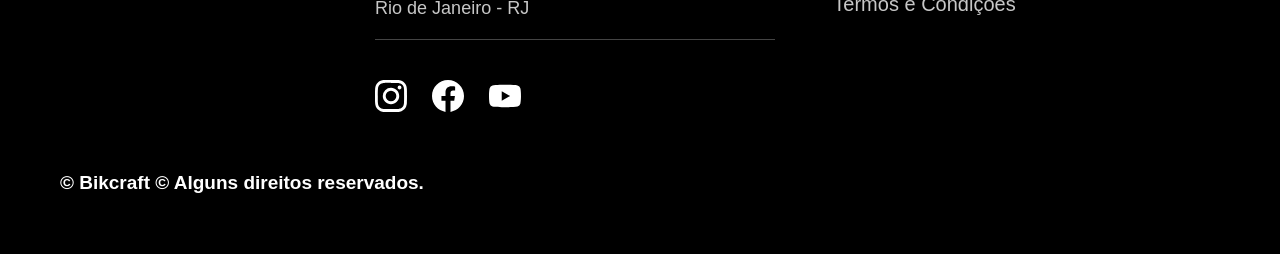
<file: nebula.html>
<!DOCTYPE html>
<html lang="pt-br">

<head>
  <meta charset="UTF-8">
  <meta name="viewport" content="width=device-width, initial-scale=1.0">
  <title>Document</title>
  <link rel="preconnect" href="https://fonts.googleapis.com">
  <link rel="preconnect" href="https://fonts.gstatic.com" crossorigin>
  <link href="https://fonts.googleapis.com/css2?family=Fira+Sans:wght@400;700&family=Merriweather:ital,opsz,wght@0,18..144,300..900;1,18..144,300..900&family=Poppins:ital,wght@0,100;0,200;0,300;0,400;0,500;0,600;0,700;0,800;0,900;1,100;1,200;1,300;1,400;1,500;1,600;1,700;1,800;1,900&display=swap" rel="stylesheet">
  <link rel="stylesheet" href="./css/style.css">

</head>

<body>
  <header class="header-bg">
    <div class="header">
      <a href="./">
        <img src="./img/bikcraft.svg" alt="">
      </a>
      <nav aria-label="primaria">
        <ul class="header-menu">
          <li><a href="./bibicletas.html">Bicicletas</a></li>
          <li><a href="./seguros.html">Seguros</a></li>
          <li><a href="./contato.html">Contato</a></li>
        </ul>
      </nav>
  </header>
  <main class="bg">
    <div class="nimbus-container">
      <div class="nimbus-titulo">
        <p>R$ 3999</p>
        <h1>Nebula Cosmic<span class="ponto-amarelo">.</span></h1>
      </div>
      <div class="bicicleta-nimbus">
        <div class="nimbus-conteudo">
          <div class="nimbus-imagem">
            <img class="nimbus" src="./img/bicicletas/nebula.jpg" alt="Nimbus Stark">
            <img src="./img/bicicletas/nimbus.jpg" alt="">
            <img src="./img/bicicletas/magic.jpg" alt="">
          </div>
          <div class="descricao-nimbus">
            <p>A Nebula Cosmic é a melhor Bikcraft já criada pela nossa equipe. Ela vem equipada com os melhores acessórios, o que garante maior velocidade.</p>
            <div class="descricao-entrega">
              <a class="botao-seta" href="">Comprar agora</a>
              <div>
                <p><img src="./img/icones/entrega.svg" alt="">entrega em 5 dias
                </p>
                <p><img src="./img/icones/estoque.svg" alt="">18 em estoque
                </p>
              </div>
            </div>
            <h2>Informações</h2>
            <div class="bicicleta-lista">
              <ul>
                <li><img src="./img/icones/eletrica.svg" alt=""><span>Motor Elétrico</span>
                  <p>Permite você viajar distâncias inimaginaveis com a sua bike.</p>
                </li>
                <li><img src="./img/icones/velocidade.svg" alt=""><span>40 km/h</span>
                  <p>A mais rápida bicicleta elétrica disponível hoje no mercado.</p>
                </li>
                <li><img src="./img/icones/rastreador.svg" alt=""><span>Rastreador</span>
                  <p>Rastreador e sistema anti-furto para garantir o seu sossego.</p>
                </li>
                <li><img src="./img/icones/carbono.svg" alt=""><span>Fibra de Carbono</span>
                  <p>Maior proteção possível para a sua Bikcraft com fibra de carbono.</p>
                </li>
              </ul>
            </div>
            <h2>Ficha Técnica</h2>
            <div class="bicicleta-lista2">
              <ul>
                <li><span>Peso</span>
                  <p>9 kg</p>
                </li>
                <li><span>Altura</span>
                  <p>60 cm</p>
                </li>
                <li><span>Largura</span>
                  <p>120 cm</p>
                </li>
                <li><span>Profundidade</span>
                  <p>10 cm</p>
                </li>
                <li><span>Marchas</span>
                  <p>16</p>
                </li>
                <li> <span>Roda</span>
                  <p>29</p>
                </li>
              </ul>
            </div>
          </div>
        </div>
      </div>
    </div>
  </main>
  <footer class="footer-bg">
    <div class="footer-container">
      <img src="./img/bikcraft.svg" alt="">
      <div class="contato-container">
        <div>
          <div>
            <h4>Contato</h4>
            <ul class="footer-contato">
              <li>+55 (81) 9.8572-1212</li>
              <li>Bruno@igseguranca.com.br</li>
              <li>Rua Ali Perto, 42 - Botafogo</li>
              <li>Rio de Janeiro - RJ</li>
            </ul>
          </div>
          <div class="footer-redes">
            <img src="./img/redes/instagram.svg" alt="">
            <img src="./img/redes/facebook.svg" alt="">
            <img src="./img/redes/youtube.svg" alt="">
          </div>
        </div>
      </div>
      <div class="informacoes">
        <h6>Informações</h6>
        <ul class="footer-links">
          <li><a href="/">Bicicletas</a></li>
          <li><a href="/">Seguros</a></li>
          <li><a href="/">Contatos</a></li>
          <li><a href="/termos.html">Termos e Condições</a></li>
        </ul>
      </div>
      <h5>&copy; Bikcraft © Alguns direitos reservados.</h5>
    </div>
  </footer>
</body>

</html>
</file>
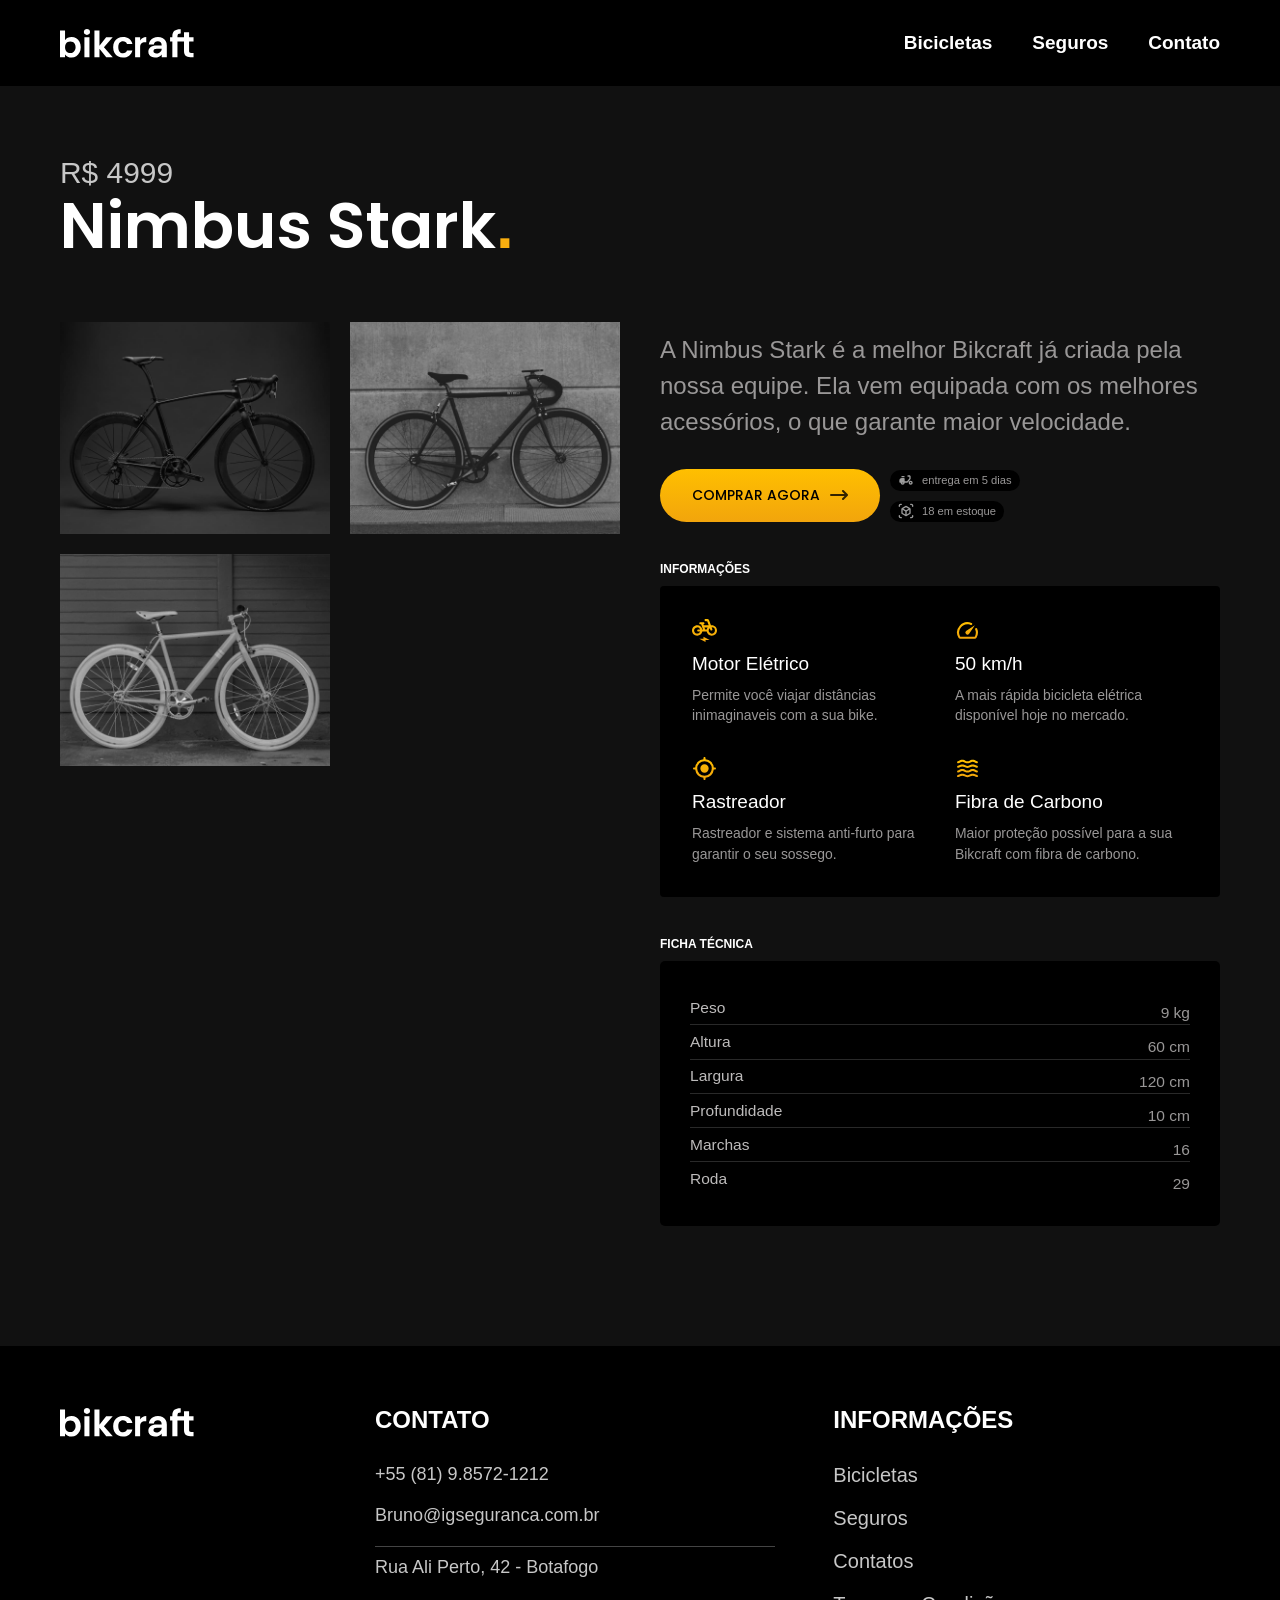
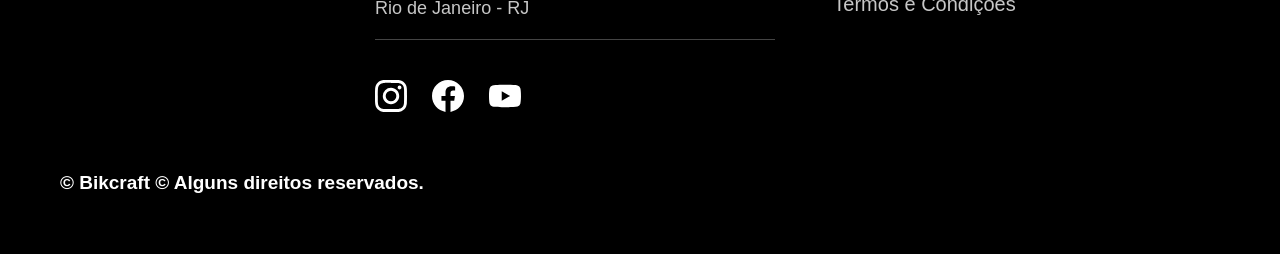
<file: nimbus.html>
<!DOCTYPE html>
<html lang="pt-br">

<head>
  <meta charset="UTF-8">
  <meta name="viewport" content="width=device-width, initial-scale=1.0">
  <title>Document</title>
  <link rel="preconnect" href="https://fonts.googleapis.com">
  <link rel="preconnect" href="https://fonts.gstatic.com" crossorigin>
  <link href="https://fonts.googleapis.com/css2?family=Fira+Sans:wght@400;700&family=Merriweather:ital,opsz,wght@0,18..144,300..900;1,18..144,300..900&family=Poppins:ital,wght@0,100;0,200;0,300;0,400;0,500;0,600;0,700;0,800;0,900;1,100;1,200;1,300;1,400;1,500;1,600;1,700;1,800;1,900&display=swap" rel="stylesheet">
  <link rel="stylesheet" href="./css/style.css">

</head>

<body>
  <header class="header-bg">
    <div class="header">
      <a href="./">
        <img src="./img/bikcraft.svg" alt="">
      </a>
      <nav aria-label="primaria">
        <ul class="header-menu">
          <li><a href="./bibicletas.html">Bicicletas</a></li>
          <li><a href="./seguros.html">Seguros</a></li>
          <li><a href="./contato.html">Contato</a></li>
        </ul>
      </nav>
  </header>
  <main class="bg">
    <div class="nimbus-container">
      <div class="nimbus-titulo">
        <p>R$ 4999</p>
        <h1>Nimbus Stark<span class="ponto-amarelo">.</span></h1>
      </div>
      <div class="bicicleta-nimbus">
        <div class="nimbus-conteudo">
          <div class="nimbus-imagem">
            <img src="./img/bicicleta/nimbus1.jpg" alt="">
            <img src="./img/bicicleta/nimbus2.jpg" alt="">
            <img src="./img/bicicleta/nimbus3.jpg" alt="">
          </div>
          <div class="descricao-nimbus">
            <p>A Nimbus Stark é a melhor Bikcraft já criada pela nossa equipe. Ela vem equipada com os melhores acessórios, o que garante maior velocidade.</p>
            <div class="descricao-entrega">
              <a class="botao-seta" href="">Comprar agora</a>
              <div>
                <p><img src="./img/icones/entrega.svg" alt="">entrega em 5 dias
                </p>
                <p><img src="./img/icones/estoque.svg" alt="">18 em estoque
                </p>
              </div>
            </div>
            <h2>Informações</h2>
            <div class="bicicleta-lista">
              <ul>
                <li><img src="./img/icones/eletrica.svg" alt=""><span>Motor Elétrico</span>
                  <p>Permite você viajar distâncias inimaginaveis com a sua bike.</p>
                </li>
                <li><img src="./img/icones/velocidade.svg" alt=""><span>50 km/h</span>
                  <p>A mais rápida bicicleta elétrica disponível hoje no mercado.</p>
                </li>
                <li><img src="./img/icones/rastreador.svg" alt=""><span>Rastreador</span>
                  <p>Rastreador e sistema anti-furto para garantir o seu sossego.</p>
                </li>
                <li><img src="./img/icones/carbono.svg" alt=""><span>Fibra de Carbono</span>
                  <p>Maior proteção possível para a sua Bikcraft com fibra de carbono.</p>
                </li>
              </ul>
            </div>
            <h2>Ficha Técnica</h2>
            <div class="bicicleta-lista2">
              <ul>
                <li><span>Peso</span>
                  <p>9 kg</p>
                </li>
                <li><span>Altura</span>
                  <p>60 cm</p>
                </li>
                <li><span>Largura</span>
                  <p>120 cm</p>
                </li>
                <li><span>Profundidade</span>
                  <p>10 cm</p>
                </li>
                <li><span>Marchas</span>
                  <p>16</p>
                </li>
                <li> <span>Roda</span>
                  <p>29</p>
                </li>
              </ul>
            </div>
          </div>
        </div>
      </div>
    </div>
  </main>
  <footer class="footer-bg">
    <div class="footer-container">
      <img src="./img/bikcraft.svg" alt="">
      <div class="contato-container">
        <div>
          <div>
            <h4>Contato</h4>
            <ul class="footer-contato">
              <li>+55 (81) 9.8572-1212</li>
              <li>Bruno@igseguranca.com.br</li>
              <li>Rua Ali Perto, 42 - Botafogo</li>
              <li>Rio de Janeiro - RJ</li>
            </ul>
          </div>
          <div class="footer-redes">
            <img src="./img/redes/instagram.svg" alt="">
            <img src="./img/redes/facebook.svg" alt="">
            <img src="./img/redes/youtube.svg" alt="">
          </div>
        </div>
      </div>
      <div class="informacoes">
        <h6>Informações</h6>
        <ul class="footer-links">
          <li><a href="/">Bicicletas</a></li>
          <li><a href="/">Seguros</a></li>
          <li><a href="/">Contatos</a></li>
          <li><a href="/termos.html">Termos e Condições</a></li>
        </ul>
      </div>
      <h5>&copy; Bikcraft © Alguns direitos reservados.</h5>
    </div>
  </footer>
</body>

</html>
</file>
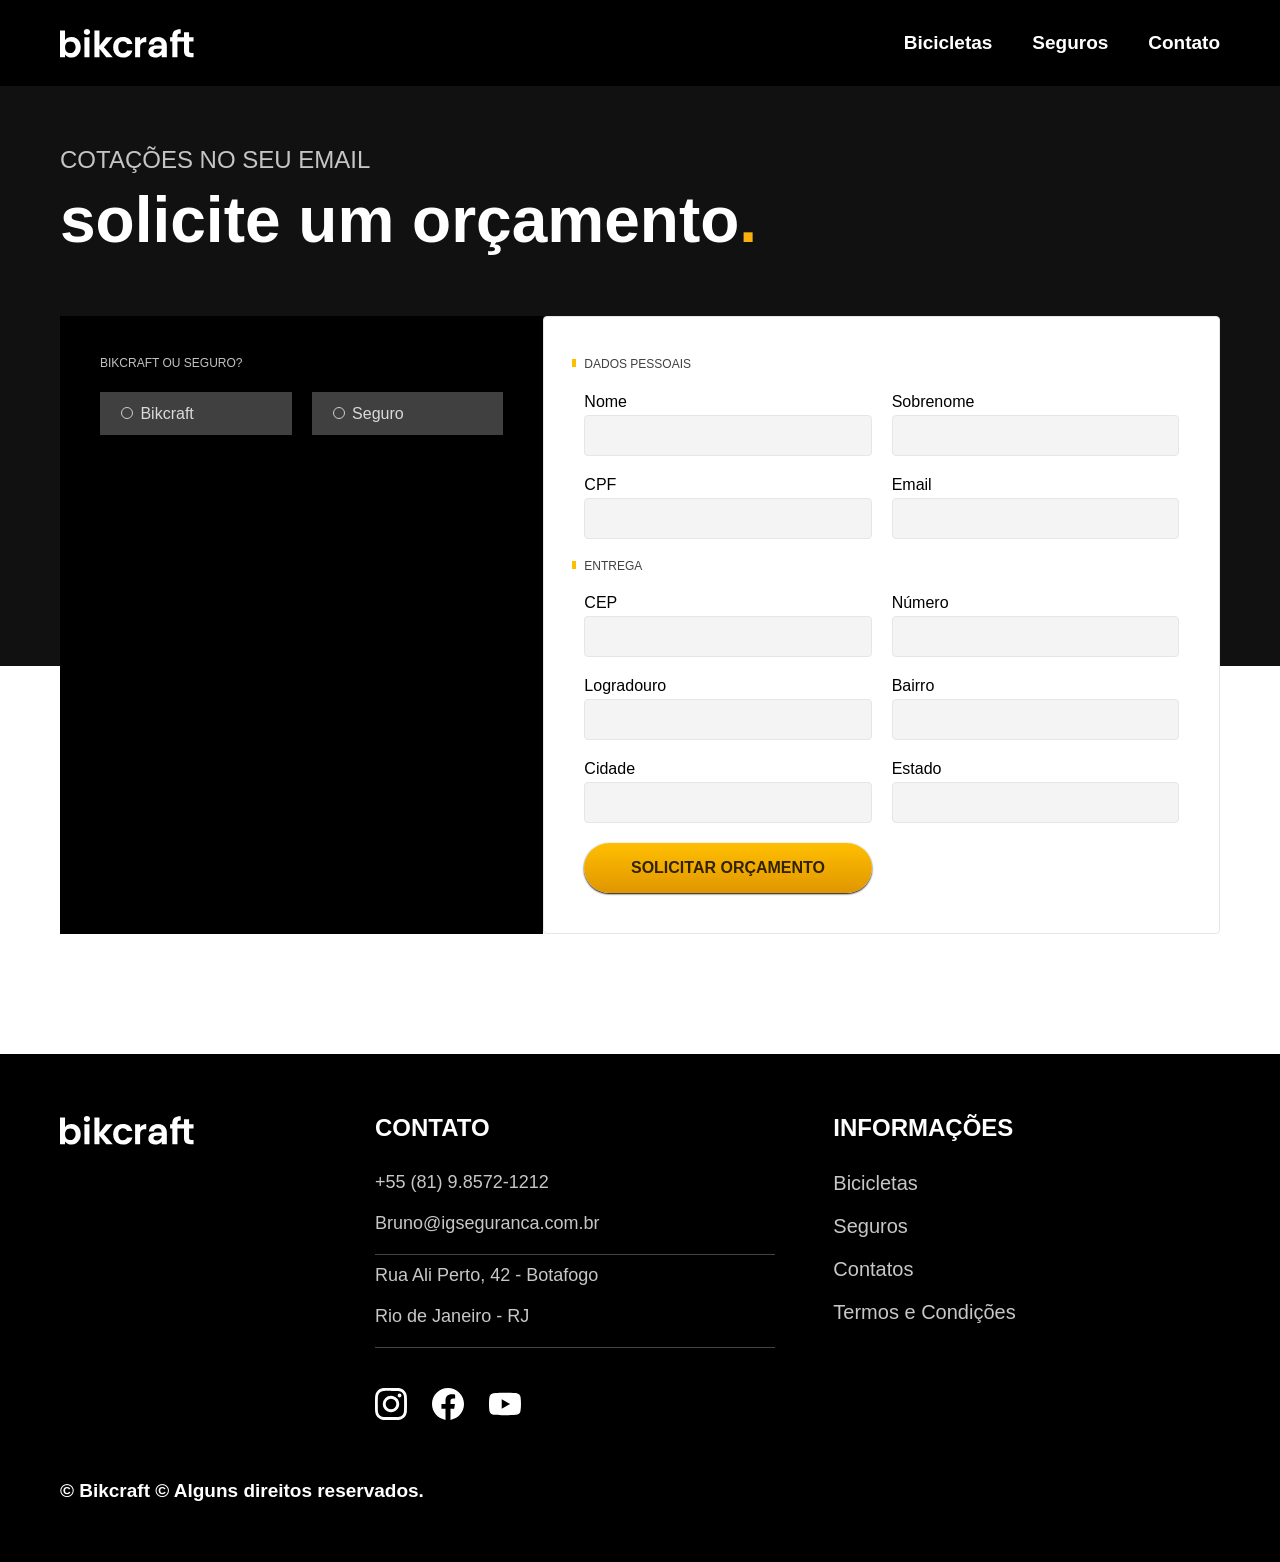
<file: orçamento.html>
<!DOCTYPE html>
<html lang="en">

<head>
  <meta charset="UTF-8">
  <meta name="viewport" content="width=device-width, initial-scale=1.0">
  <title>Document</title>
  <link rel="stylesheet" href="./css/style.css">
</head>

<body>
  <header class="header-bg">
    <div class="header">
      <a href="./">
        <img src="./img/bikcraft.svg" alt="">
      </a>
      <nav aria-label="primaria">
        <ul class="header-menu">
          <li><a href="./bicicletas.html">Bicicletas</a></li>
          <li><a href="./seguros.html">Seguros</a></li>
          <li><a href="./contato.html">Contato</a></li>
        </ul>
      </nav>
  </header>
  <div class="termos-bg">
    <div class="termos-titulo">
      <p>Cotações no seu email</p>
      <h1 class="texto-grande">solicite um orçamento<span class="ponto-amarelo">.</span></h1>
    </div>
  </div>
  <main class="orcamento-bg">
    <div class="orcamento-container">

      <aside class="orcamento-opcoes">




        <div class="categoria">
          <h2>Bikcraft ou Seguro?</h2>


          <label class="opcao-card" for="bikcraft">
            <input type="radio" id="bikcraft" name="categoria" value="bikcraft">
            Bikcraft</label>
          <label class="opcao-card" for="seguro">
            <input type="radio" id="seguro" name="categoria" value="seguro">
            Seguro</label>

        </div>




        <div id="orcamento-bikcraft" class="orcamento-conteudo">

          <h2 class="escolha">Escolha a sua:</h2>

          <label>
            <input type="radio" name="bicicleta">
            <span>Nimbus Stark</span>
          </label>

          <label>
            <input type="radio" name="bicicleta">
            <span>Magic Might</span>
          </label>

          <label>
            <input type="radio" name="bicicleta">
            <span>Nebula Cosmic</span>
          </label>

        </div>

        <div id="orcamento-seguro" class="orcamento-conteudo">

          <h2 class="escolha">Escolha seu plano</h2>


          <label>
            <input type="radio" name="plano">
            <span>Prata</span>
          </label>



          <label>
            <input type="radio" name="plano">
            <span>Ouro</span>
          </label>


        </div>

      </aside>

      <form class="orcamento-dados">

        <h2>Dados Pessoais</h2>

        <div>
          <label for="nome">Nome</label>
          <input id="nome" type="text">
        </div>

        <div>
          <label for="sobrenome">Sobrenome</label>
          <input id="sobrenome" type="text">
        </div>

        <div class="col-2">
          <label for="cpf">CPF</label>
          <input id="cpf" type="text">
        </div>

        <div class="col-2">
          <label for="email">Email</label>
          <input id="email" type="email">
        </div>

        <h2>Entrega</h2>

        <div>
          <label for="cep">CEP</label>
          <input id="cep" type="text">
        </div>

        <div>
          <label for="numero">Número</label>
          <input id="numero" type="text">
        </div>

        <div>
          <label for="logradouro">Logradouro</label>
          <input id="logradouro" type="text">
        </div>

        <div>
          <label for="bairro">Bairro</label>
          <input id="bairro" type="text">
        </div>

        <div>
          <label for="cidade">Cidade</label>
          <input id="cidade" type="text">
        </div>

        <div>
          <label for="estado">Estado</label>
          <input id="estado" type="text">
        </div>

        <button class="btn">
          Solicitar orçamento
        </button>

      </form>

    </div>
  </main>

  <footer class="footer-bg">
    <div class="footer-container">
      <img src="./img/bikcraft.svg" alt="">
      <div class="contato-container">
        <div>
          <div>
            <h4>Contato</h4>
            <ul class="footer-contato">
              <li>+55 (81) 9.8572-1212</li>
              <li>Bruno@igseguranca.com.br</li>
              <li>Rua Ali Perto, 42 - Botafogo</li>
              <li>Rio de Janeiro - RJ</li>
            </ul>
          </div>
          <div class="footer-redes">
            <img src="./img/redes/instagram.svg" alt="">
            <img src="./img/redes/facebook.svg" alt="">
            <img src="./img/redes/youtube.svg" alt="">
          </div>
        </div>
      </div>
      <div class="informacoes">
        <h6>Informações</h6>
        <ul class="footer-links">
          <li><a href="/">Bicicletas</a></li>
          <li><a href="/">Seguros</a></li>
          <li><a href="/">Contatos</a></li>
          <li><a href="/termos.html">Termos e Condições</a></li>
        </ul>
      </div>
      <h5>&copy; Bikcraft © Alguns direitos reservados.</h5>
    </div>
  </footer>
</body>

</html>
</file>
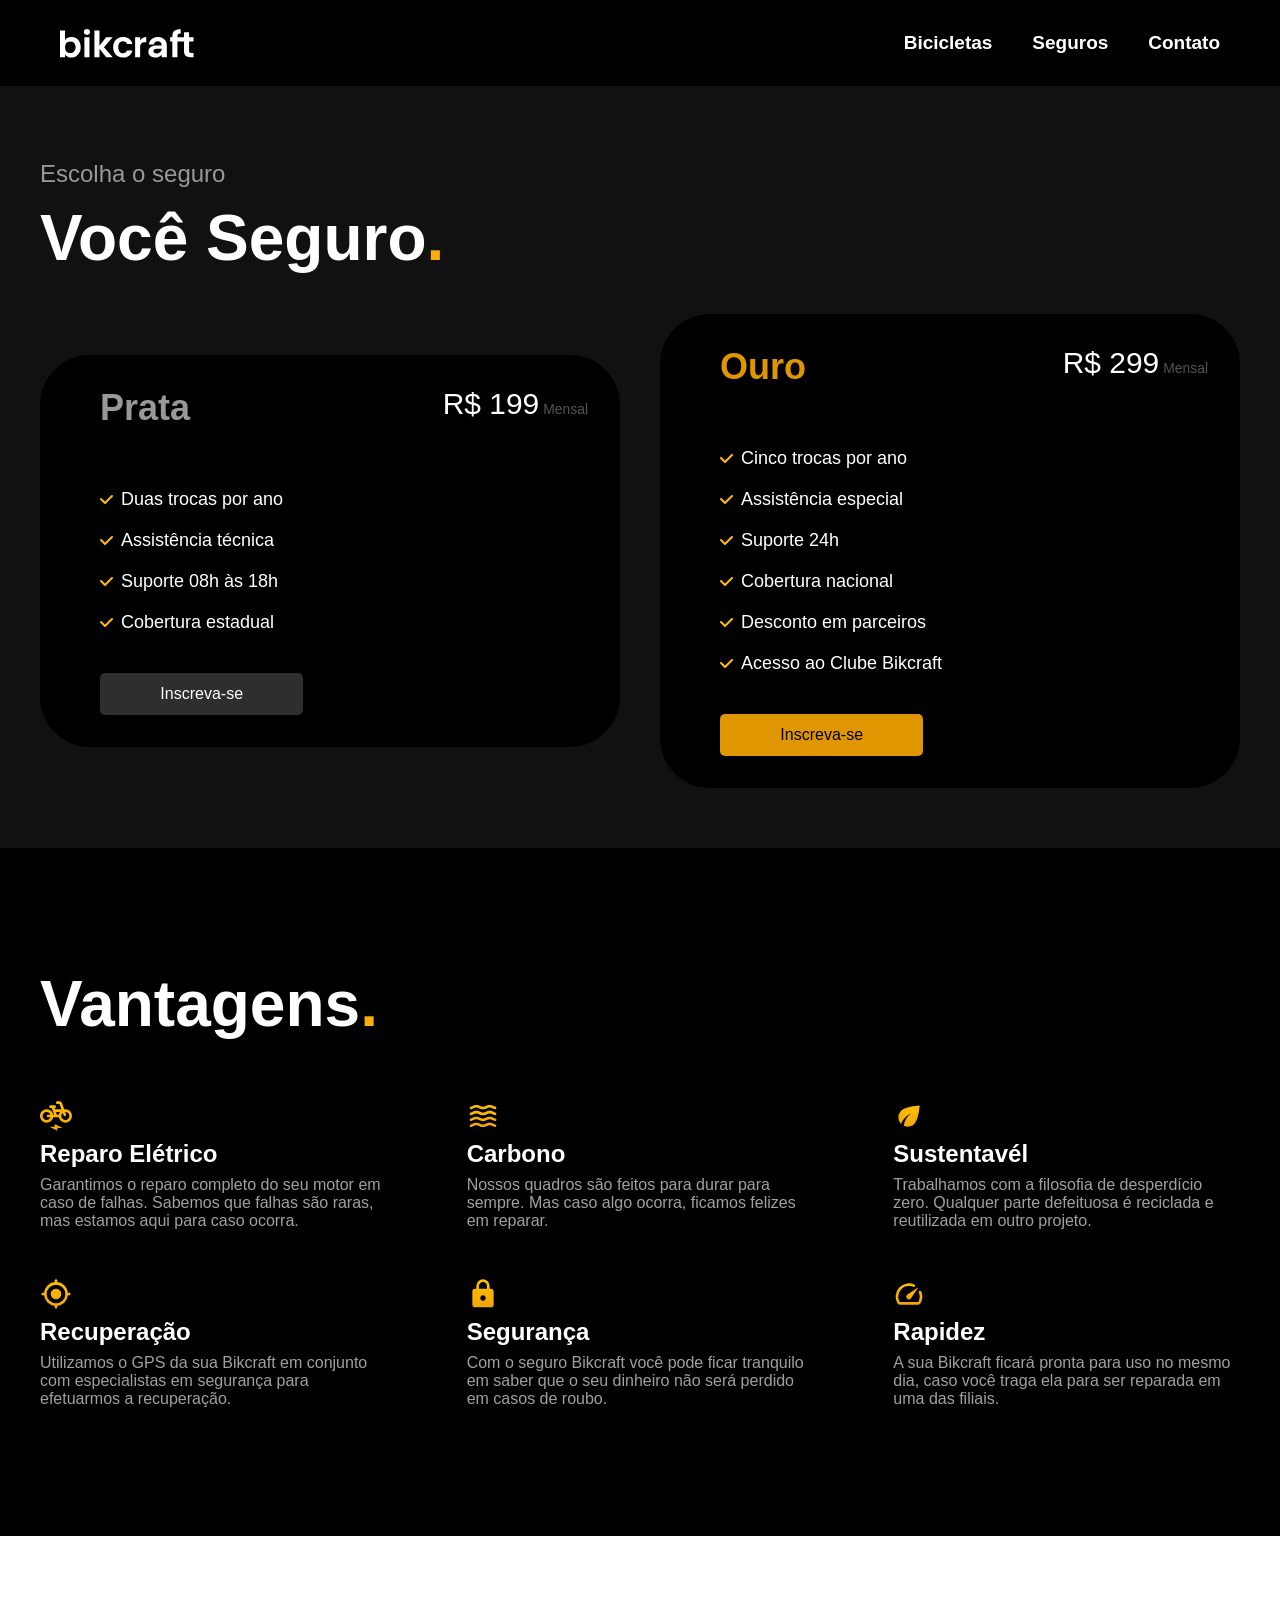
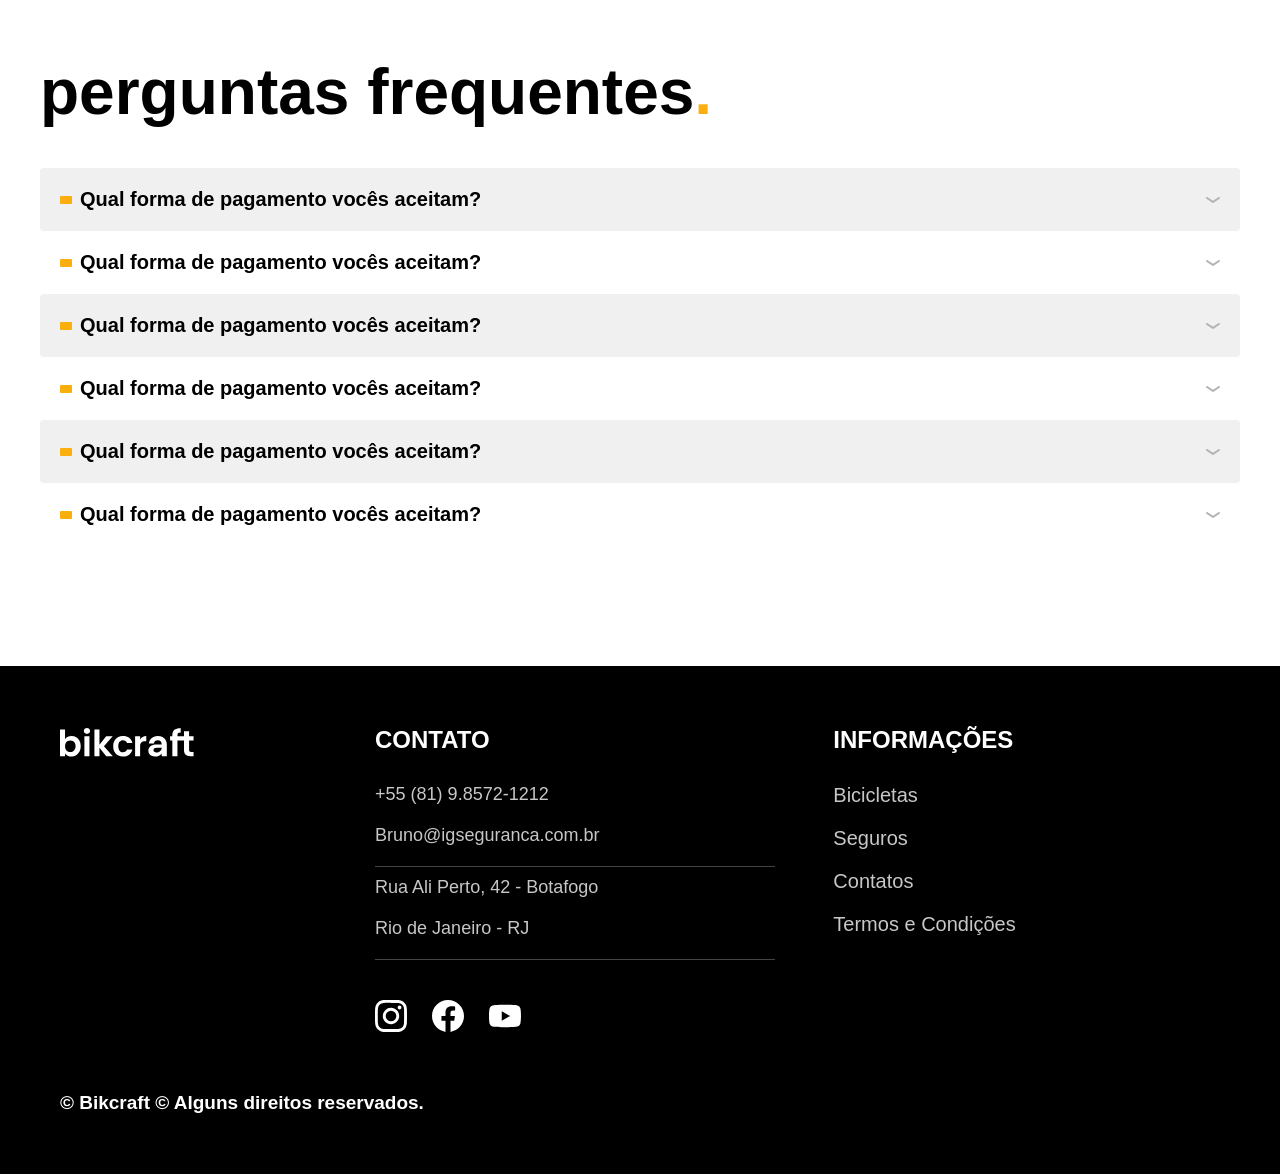
<file: seguros.html>
<!DOCTYPE html>
<html lang="pt-br">

<head>
  <meta charset="UTF-8">
  <meta name="viewport" content="width=device-width, initial-scale=1.0">
  <title>Document</title>
  <link rel="stylesheet" href="./css/style.css">
</head>

<body>
  <header class="header-bg">
    <div class="header">
      <a href="./">
        <img src="./img/bikcraft.svg" alt="">
      </a>
      <nav aria-label="primaria">
        <ul class="header-menu">
          <li><a href="./bicicletas.html">Bicicletas</a></li>
          <li><a href="./seguros.html">Seguros</a></li>
          <li><a href="./contato.html">Contato</a></li>
        </ul>
      </nav>
  </header>
  <article class="seguros-bg">
    <div class="seguros-container">
      <p class="texto-medio">Escolha o seguro</p>
      <h2 class="texto-grande">Você Seguro<span class="ponto-amarelo">.</span></h2>
      <div class="seguros-item">
        <h3 class="prata">Prata</h3>
        <span class="seguros-preco">R$ 199<span class="mensal">Mensal</span></span>
        <ul>
          <li>Duas trocas por ano</li>
          <li>Assistência técnica</li>
          <li>Suporte 08h às 18h</li>
          <li>Cobertura estadual</li>
        </ul>
        <a class="btn-1" href="">Inscreva-se</a>
      </div>
      <div class="seguros-item">
        <h3 class="ouro">Ouro</h3>
        <span class="seguros-preco">R$ 299<span class="mensal">Mensal</span></span>
        <ul>
          <li>Cinco trocas por ano</li>
          <li>Assistência especial</li>
          <li>Suporte 24h</li>
          <li>Cobertura nacional</li>
          <li>Desconto em parceiros</li>
          <li>Acesso ao Clube Bikcraft</li>
        </ul>
        <a class="btn-2" href="">Inscreva-se</a>
      </div>
    </div>
  </article>
  <article class="vantagens-bg">
    <div class="vantagens-container">
      <h1 class="texto-grande">Vantagens<span class="ponto-amarelo">.</span></h1>
      <div class="vantagens-item">
        <ul>
          <li>
            <img src="./img/icones/eletrica.svg" alt="">
          </li>
          <li>
            <h3>
              Reparo Elétrico
            </h3>
          </li>
          <li>
            <p>
              Garantimos o reparo completo do seu motor em caso de falhas. Sabemos que falhas são raras, mas estamos aqui para caso ocorra.
            </p>
          </li>
        </ul>
      </div>
      <div class="vantagens-item">
        <ul>
          <li>
            <img src="./img/icones/carbono.svg" alt="">
          </li>
          <li>
            <h3>
              Carbono
            </h3>
          </li>
          </li>
          <p>
            Nossos quadros são feitos para durar para sempre. Mas caso algo ocorra, ficamos felizes em reparar.
            <li>
          </p>
        </ul>
      </div>
      <div class="vantagens-item">
        <ul>
          <li><img src="./img/icones/sustentavel.svg" alt=""></li>
          <li>
            <h3>
              Sustentavél
            </h3>
          </li>
          <li>
            <p>
              Trabalhamos com a filosofia de desperdício zero. Qualquer parte defeituosa é reciclada e reutilizada em outro projeto.
            </p>
          </li>
        </ul>
      </div>
      <div class="vantagens-item">
        <ul>
          <li><img src="./img/icones/rastreador.svg" alt=""></li>
          <li>
            <h3>
              Recuperação
            </h3>
          </li>
          <li>
            <p>
              Utilizamos o GPS da sua Bikcraft em conjunto com especialistas em segurança para efetuarmos a recuperação.
            </p>
          </li>
        </ul>
      </div>
      <div class="vantagens-item">
        <ul>
          <li><img src="./img/icones/seguro.svg" alt=""></li>
          <li>
            <h3>
              Segurança
            </h3>
          </li>
          <li>
            <p>
              Com o seguro Bikcraft você pode ficar tranquilo em saber que o seu dinheiro não será perdido em casos de roubo.
            </p>
          </li>
        </ul>
      </div>
      <div class="vantagens-item">
        <ul>
          <li><img src="./img/icones/velocidade.svg" alt=""></li>
          <li>
            <h3>
              Rapidez
            </h3>
          </li>
          <li>
            <p>
              A sua Bikcraft ficará pronta para uso no mesmo dia, caso você traga ela para ser reparada em uma das filiais.
            </p>
          </li>
        </ul>
      </div>
    </div>
  </article>
  <article class=" perguntas-bg">
    <div class="perguntas-container">
      <h4 class="texto-grande">perguntas frequentes<span class="ponto-amarelo">.</span></h4>
      <div class="perguntas-item perguntas-bg1">
        <details>
          <summary>
            Qual forma de pagamento vocês aceitam?
          </summary>
          <dd>Aceitamos pagamentos parcelados em todos os cartões de crédito. Para pagamentos à vista também aceitarmos PIX e Boleto através do PagSeguro.</dd>
        </details>
      </div>
      <div class="perguntas-item">
        <details>
          <summary>Qual forma de pagamento vocês aceitam?</summary>
          <dd>Aceitamos pagamentos parcelados em todos os cartões de crédito. Para pagamentos à vista também aceitarmos PIX e Boleto através do PagSeguro.</dd>
        </details>
        <div class="perguntas-item perguntas-bg1">
          <details>
            <summary>Qual forma de pagamento vocês aceitam?</summary>
            <dd>Aceitamos pagamentos parcelados em todos os cartões de crédito. Para pagamentos à vista também aceitarmos PIX e Boleto através do PagSeguro.</dd>
          </details>
        </div>
        <div class="perguntas-item">
          <details>
            <summary>Qual forma de pagamento vocês aceitam?</summary>
            <dd>Aceitamos pagamentos parcelados em todos os cartões de crédito. Para pagamentos à vista também aceitarmos PIX e Boleto através do PagSeguro.</dd>
          </details>
        </div>
        <div class="perguntas-item perguntas-bg1">
          <details>
            <summary>Qual forma de pagamento vocês aceitam?</summary>
            <dd>Aceitamos pagamentos parcelados em todos os cartões de crédito. Para pagamentos à vista também aceitarmos PIX e Boleto através do PagSeguro.</dd>
          </details>
        </div>
        <div class="perguntas-item">
          <details>
            <summary>Qual forma de pagamento vocês aceitam?</summary>
            <dd>Aceitamos pagamentos parcelados em todos os cartões de crédito. Para pagamentos à vista também aceitarmos PIX e Boleto através do PagSeguro.</dd>
          </details>
        </div>
      </div>
    </div>
  </article>
  <footer class="footer-bg">
    <div class="footer-container">
      <img src="./img/bikcraft.svg" alt="">
      <div class="contato-container">
        <div>
          <div>
            <h4>Contato</h4>
            <ul class="footer-contato">
              <li>+55 (81) 9.8572-1212</li>
              <li>Bruno@igseguranca.com.br</li>
              <li>Rua Ali Perto, 42 - Botafogo</li>
              <li>Rio de Janeiro - RJ</li>
            </ul>
          </div>
          <div class="footer-redes">
            <img src="./img/redes/instagram.svg" alt="">
            <img src="./img/redes/facebook.svg" alt="">
            <img src="./img/redes/youtube.svg" alt="">
          </div>
        </div>
      </div>
      <div class="informacoes">
        <h6>Informações</h6>
        <ul class="footer-links">
          <li><a href="/">Bicicletas</a></li>
          <li><a href="/">Seguros</a></li>
          <li><a href="/">Contatos</a></li>
          <li><a href="/termos.html">Termos e Condições</a></li>
        </ul>
      </div>
      <h5>&copy; Bikcraft © Alguns direitos reservados.</h5>
    </div>
  </footer>
</body>

</html>
</file>
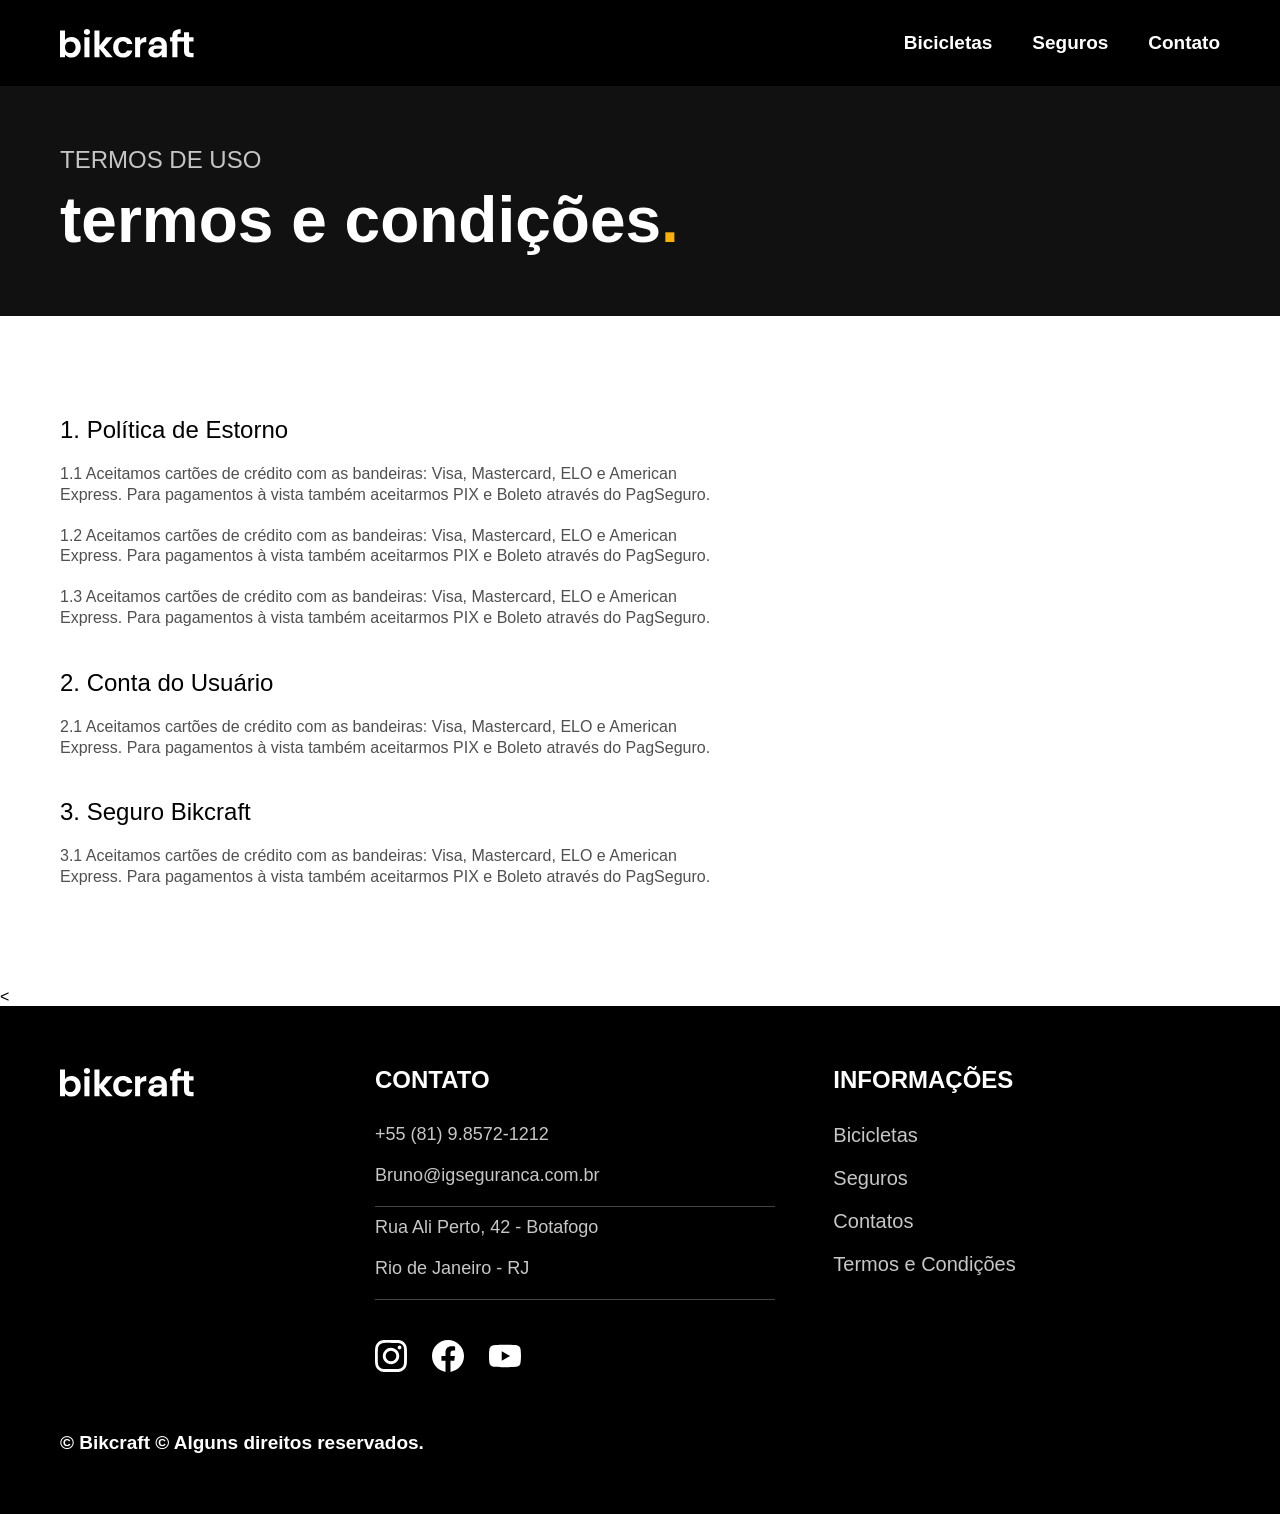
<file: termos.html>
<!DOCTYPE html>
<html lang="pt-br">

<head>
  <meta charset="UTF-8">
  <meta name="viewport" content="width=device-width, initial-scale=1.0">
  <title>Document</title>
  <link rel="stylesheet" href="./css/style.css">
</head>

<body>
  <header class="header-bg">
    <div class="header">
      <a href="./">
        <img src="./img/bikcraft.svg" alt="">
      </a>
      <nav aria-label="primaria">
        <ul class="header-menu">
          <li><a href="./bicicletas.html">Bicicletas</a></li>
          <li><a href="./seguros.html">Seguros</a></li>
          <li><a href="./contato.html">Contato</a></li>
        </ul>
      </nav>
  </header>
  <main>
    <div class="termos-bg box-shadow">
      <div class="termos-titulo">
        <p>termos de uso</p>
        <h1 class="texto-grande">termos e condições<span class="ponto-amarelo">.</span></h1>
      </div>
    </div>
    <div class="politica-container">
      <div class="politica-item">
        <h2 class="politica-titulo">1. Política de Estorno</h2>
        <p>1.1 Aceitamos cartões de crédito com as bandeiras: Visa, Mastercard, ELO e American Express. Para pagamentos à vista também aceitarmos PIX e Boleto através do PagSeguro.</p>
        <p>1.2 Aceitamos cartões de crédito com as bandeiras: Visa, Mastercard, ELO e American Express. Para pagamentos à vista também aceitarmos PIX e Boleto através do PagSeguro.</p>
        <p>1.3 Aceitamos cartões de crédito com as bandeiras: Visa, Mastercard, ELO e American Express. Para pagamentos à vista também aceitarmos PIX e Boleto através do PagSeguro.</p>
        <h2 class="politica-titulo">2. Conta do Usuário</h2>
        <p>2.1 Aceitamos cartões de crédito com as bandeiras: Visa, Mastercard, ELO e American Express. Para pagamentos à vista também aceitarmos PIX e Boleto através do PagSeguro.</p>
        <h2 class="politica-titulo">3. Seguro Bikcraft</h2>
        <p>3.1 Aceitamos cartões de crédito com as bandeiras: Visa, Mastercard, ELO e American Express. Para pagamentos à vista também aceitarmos PIX e Boleto através do PagSeguro.</p>
      </div>
    </div>
  </main>
  <<footer class="footer-bg">
    <div class="footer-container">
      <img src="./img/bikcraft.svg" alt="">
      <div class="contato-container">
        <div>
          <div>
            <h4>Contato</h4>
            <ul class="footer-contato">
              <li>+55 (81) 9.8572-1212</li>
              <li>Bruno@igseguranca.com.br</li>
              <li>Rua Ali Perto, 42 - Botafogo</li>
              <li>Rio de Janeiro - RJ</li>
            </ul>
          </div>
          <div class="footer-redes">
            <img src="./img/redes/instagram.svg" alt="">
            <img src="./img/redes/facebook.svg" alt="">
            <img src="./img/redes/youtube.svg" alt="">
          </div>
        </div>
      </div>
      <div class="informacoes">
        <h6>Informações</h6>
        <ul class="footer-links">
          <li><a href="/">Bicicletas</a></li>
          <li><a href="/">Seguros</a></li>
          <li><a href="/">Contatos</a></li>
          <li><a href="/termos.html">Termos e Condições</a></li>
        </ul>
      </div>
      <h5>&copy; Bikcraft © Alguns direitos reservados.</h5>
    </div>
    </footer>
</body>

</html>
</file>
<file: css/style.css>
/* GLOBAL */
@import "./global/global.css";

/* HEADER */
@import "./global/header.css";

/* INTRODUÇÃO */
@import "./home/introdução.css";

/* UTILITÁRIOS */
@import "./utilitarios/componentes.css";

/* TIPOGRAFIA */
@import "./utilitarios/tipografia.css";

/* ARTIGO */
@import "./bicicletas/bicicletas.css";

/* TECNOLOGIA */
@import "./home/tecnologia.css";

/* PARCEIROS */
@import "./home/parceiros.css";

/* DEPOIMENTO */
@import "./home/depoimento.css";

/* SEGUROS */
@import "./seguros/seguros.css";

/* FOOTER */
@import "./home/footer.css";

/* TERMOS */
@import "./termos/termos.css";

/* VANTAGENS */
@import "./seguros/vantagens.css";

/* CONTATO */
@import "./contato/contato.css";

/* ORCAMENTO */
@import "./utilitarios/orcamento.css";

.bg {
  background-color: #111111;
}

.nimbus-container {
  margin-left: auto;
  margin-right: auto;
  box-sizing: border-box;
  padding-left: 20px;
  padding-right: 20px;
  max-width: 1200px;
  padding-bottom: 120px;
}

.nimbus-titulo p {
  color: #c7c7c7;
  font-family: Arial, Helvetica, sans-serif;
  font-size: 1.87rem;
  padding-top: 70px;
  font-weight: none;
}

.nimbus-titulo h1 {
  color: #ffffff;
  font:
    600 4rem/1.125 "poppins",
    Sans-serif;
  padding-bottom: 60px;
}

.nimbus-imagem {
  display: grid;
  grid-template-columns: 1fr 1fr;
  gap: 20px;
}

.nimbus {
  grid-column: 1/-1;
}

.nimbus-conteudo {
  display: grid;
  grid-template-columns: 1fr 1fr;
  align-items: start;
  gap: 40px;
}

.nimbus-conteudo h2 {
  color: #ffffff;
  font-size: 0.75rem;
  text-transform: uppercase;
  padding-top: 40px;
  padding-bottom: 10px;
}

.descricao-nimbus p {
  font:
    400 1.5rem / 1.5 "Roboto",
    sans-serif;
  margin: 0px;
  margin-top: 10px;
  color: #999797;
}

.descricao-entrega {
  display: flex;
  gap: 0px 10px;
  align-items: center;
  padding-top: 20px;
}

.descricao-entrega p {
  background-color: #000000;
  font-size: 0.7rem;
  padding: 2px 8px;
  text-align: center;
  border-radius: 50px;
  display: flex;
  align-items: center;
  max-width: max-content;
  justify-content: center;
  gap: 8px;
}

.bicicletas-conteudo h2 {
  font-size: 2rem;
}

.bicicleta-lista ul {
  display: grid;
  grid-template-columns: 1fr 1fr;
  background-color: #000000;
  padding: 32px;
  gap: 30px;
  border-radius: 4px;
}
.bicicleta-lista ul img {
  width: 25px;
  margin: 0;
}

.bicicleta-lista li {
  display: flex;
  flex-direction: column;
  align-content: center;
}

.bicicleta-lista span {
  color: #ffffff;
  padding-top: 10px;
  font-size: 1.187rem;
}

.bicicleta-lista p {
  font-size: 0.87rem;
}

.bicicleta-lista2 ul {
  display: flex;
  flex-direction: column;
  padding-top: 20px;
  background-color: #000000;
  padding: 30px 30px;
  border-radius: 5px;
}

.bicicleta-lista2 li {
  display: flex;
  justify-content: space-between;
  align-items: center;
  border-top: 1px solid #292929;
}

.bicicleta-lista2 li span,
.bicicleta-lista2 li p {
  font-size: 0.97rem;
}

.bicicleta-lista2 li span {
  color: #bdbbbb;
}

.bicicleta-lista2 span {
  color: #ffffff;
}

.bicicleta-lista2 ul li:first-child {
  border-top: none;
}
</file>
